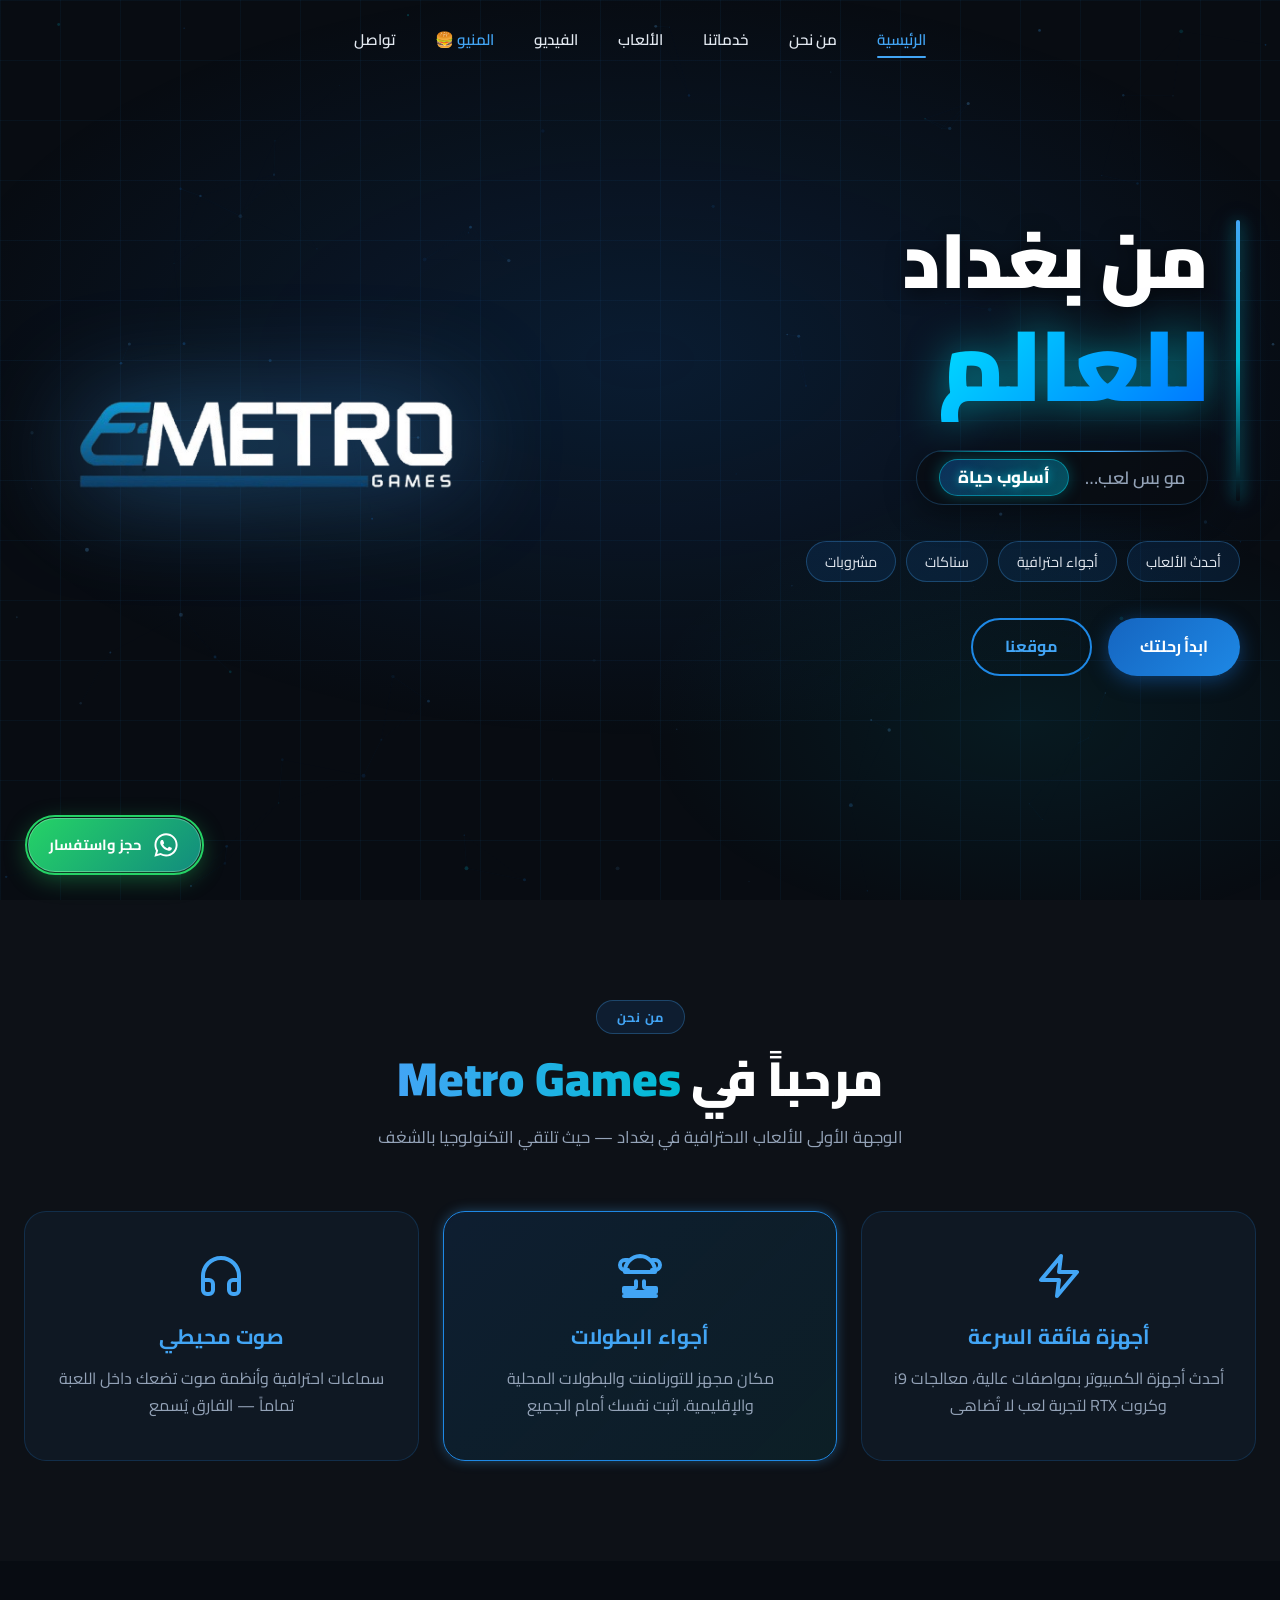
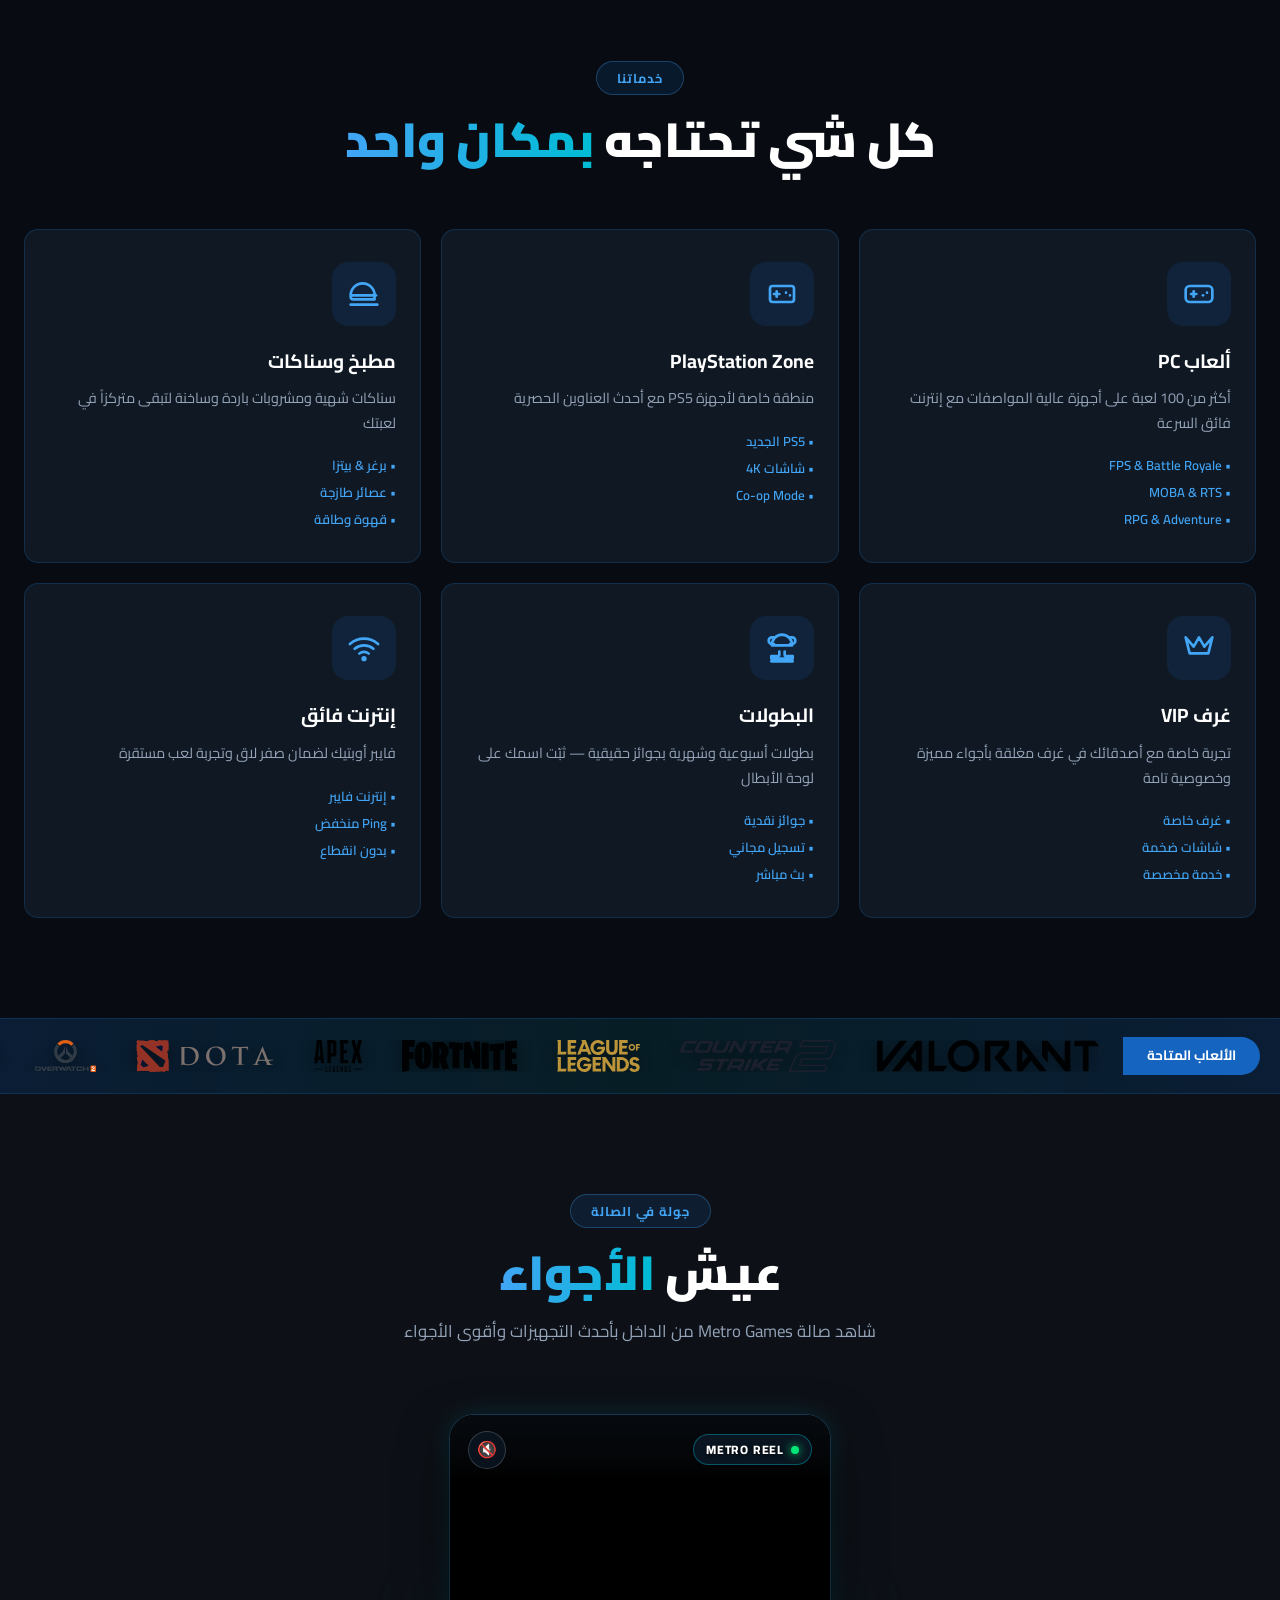
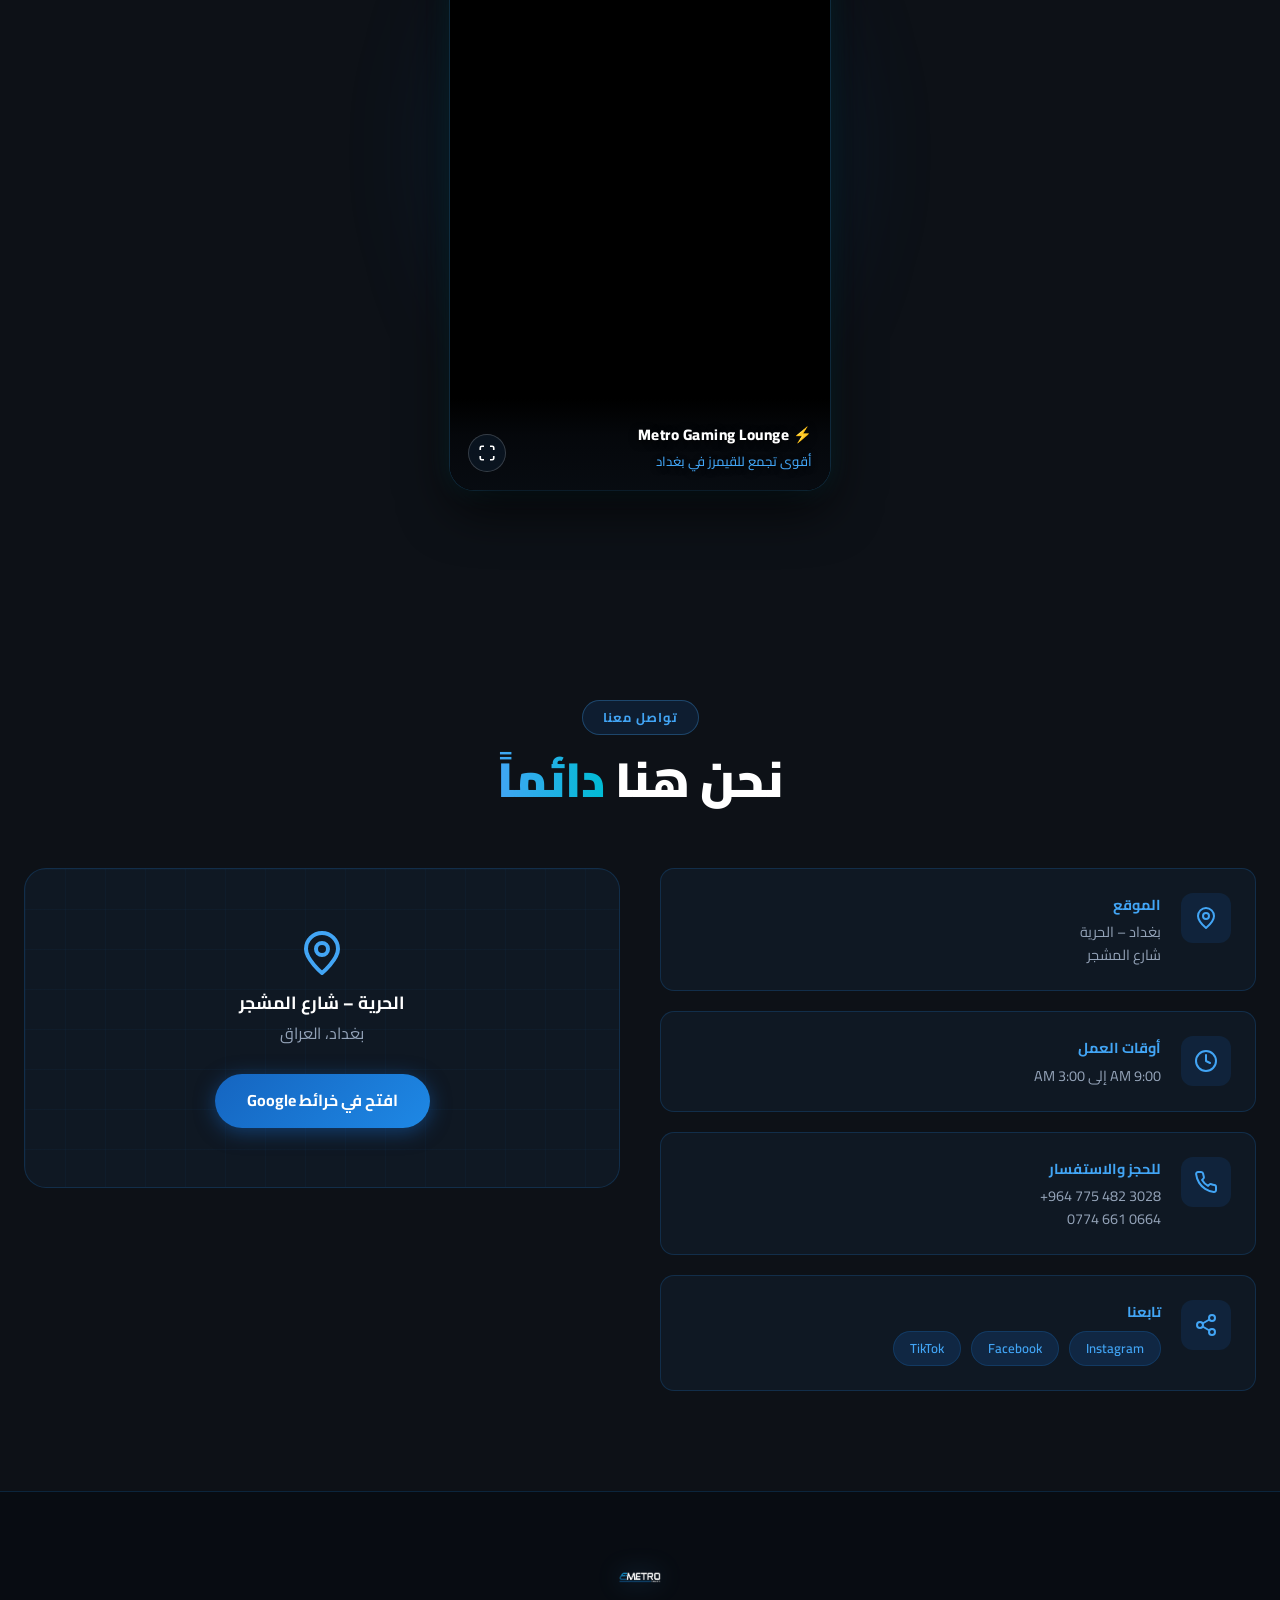
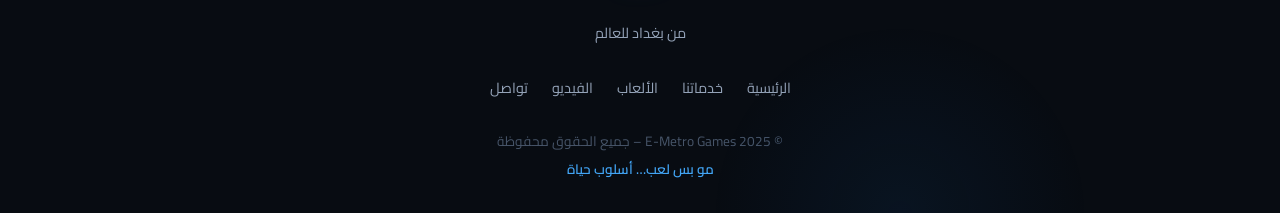
<file: index.html>
<!DOCTYPE html>
<html lang="ar" dir="rtl">
<head>
  <meta charset="UTF-8" />
  <meta name="viewport" content="width=device-width, initial-scale=1.0" />
  <meta name="description" content="Metro Games – أفضل سايبر كافيه في بغداد. أحدث الألعاب، أجواء احترافية، سناكات ومشروبات. الحرية – شارع المشجر." />
  <title>Metro Games | من بغداد للعالم 🌍</title>
  <meta name="theme-color" content="#080c12" />
  <link rel="preconnect" href="https://fonts.googleapis.com" />
  <link rel="preconnect" href="https://fonts.gstatic.com" crossorigin />
  <link href="https://fonts.googleapis.com/css2?family=Outfit:wght@300;400;600;700;900&family=Cairo:wght@300;400;600;700;900&display=swap" rel="stylesheet" />
  <link rel="stylesheet" href="style.css" />
  <link rel="icon" href="logo.png" type="image/png" />
</head>
<body>

  <!-- ======= PARTICLES BG ======= -->
  <canvas id="particleCanvas"></canvas>

  <!-- ======= NAVBAR ======= -->
  <nav class="navbar" id="navbar">
    <div class="nav-container">
      <ul class="nav-links" id="navLinks">
        <li class="drawer-header-brand">
          <img src="logo.png" alt="Metro Games" class="drawer-logo" />
          <span class="drawer-title">Metro Games</span>
        </li>
        <li><a href="#home" class="nav-link active">الرئيسية</a></li>
        <li><a href="#about" class="nav-link">من نحن</a></li>
        <li><a href="#services" class="nav-link">خدماتنا</a></li>
        <li><a href="#games" class="nav-link">الألعاب</a></li>
        <li><a href="#showcase" class="nav-link">الفيديو</a></li>
        <li><a href="menu.html" class="nav-link" id="nav-menu-link" style="color:var(--blue-light);">المنيو 🍔</a></li>
        <li><a href="#contact" class="nav-link">تواصل</a></li>
      </ul>
      <button class="burger" id="burger" aria-label="Toggle Menu">
        <span></span><span></span><span></span>
      </button>
    </div>
  </nav>

  <!-- ======= NAV BACKDROP OVERLAY ======= -->
  <div class="nav-overlay" id="navOverlay"></div>

  <!-- ======= HERO ======= -->
  <section class="hero" id="home">
    <div class="hero-bg-overlay"></div>
    <div class="hero-grid-lines"></div>
    <div class="hero-container">
      <!-- Right Column: Content -->
      <div class="hero-content-right">
        <div class="hero-brand-card">
          <h1 class="hero-main-title">
            <span class="title-top">من بغداد</span>
            <span class="title-bottom">للعالم</span>
          </h1>
          <div class="hero-cyber-tagline">
            <span class="tagline-text">مو بس لعب…</span>
            <span class="tagline-badge">أسلوب حياة</span>
          </div>
        </div>
        <div class="hero-tags">
          <span class="tag">أحدث الألعاب</span>
          <span class="tag">أجواء احترافية</span>
          <span class="tag">سناكات</span>
          <span class="tag">مشروبات</span>
        </div>
        <div class="hero-btns">
          <a href="#services" class="btn btn-primary" id="hero-cta">ابدأ رحلتك</a>
          <a href="#contact" class="btn btn-outline">موقعنا</a>
        </div>
      </div>

      <!-- Left Column: Logo -->
      <div class="hero-logo-left">
        <img src="logo.png" alt="E-Metro Games" class="hero-logo-large" />
      </div>
    </div>
  </section>

  <!-- ======= ABOUT ======= -->
  <section class="section about" id="about">
    <div class="section-container">
      <div class="section-header">
        <span class="section-label">من نحن</span>
        <h2 class="section-title">مرحباً في <span class="highlight-blue">Metro Games</span></h2>
        <p class="section-desc">الوجهة الأولى للألعاب الاحترافية في بغداد — حيث تلتقي التكنولوجيا بالشغف</p>
      </div>
      <div class="about-grid">
        <div class="about-card">
          <div class="about-icon">
            <svg xmlns="http://www.w3.org/2000/svg" width="48" height="48" viewBox="0 0 24 24" fill="none" stroke="currentColor" stroke-width="2" stroke-linecap="round" stroke-linejoin="round"><polygon points="13 2 3 14 12 14 11 22 21 10 12 10 13 2"/></svg>
          </div>
          <h3>أجهزة فائقة السرعة</h3>
          <p>أحدث أجهزة الكمبيوتر بمواصفات عالية، معالجات i9 وكروت RTX لتجربة لعب لا تُضاهى</p>
        </div>
        <div class="about-card featured">
          <div class="about-icon">
            <svg xmlns="http://www.w3.org/2000/svg" width="48" height="48" viewBox="0 0 24 24" fill="none" stroke="currentColor" stroke-width="2" stroke-linecap="round" stroke-linejoin="round"><path d="M6 9H4.5a2.5 2.5 0 0 1 0-5H6"/><path d="M18 9h1.5a2.5 2.5 0 0 0 0-5H18"/><path d="M4 22h16"/><path d="M10 14.66V17c0 .55-.45 1-1 1H4v2h16v-2h-5c-.55 0-1-.45-1-1v-2.34"/><path d="M12 2a7.7 7.7 0 0 1 7.54 8H4.46A7.7 7.7 0 0 1 12 2z"/></svg>
          </div>
          <h3>أجواء البطولات</h3>
          <p>مكان مجهز للتورنامنت والبطولات المحلية والإقليمية. اثبت نفسك أمام الجميع</p>
        </div>
        <div class="about-card">
          <div class="about-icon">
            <svg xmlns="http://www.w3.org/2000/svg" width="48" height="48" viewBox="0 0 24 24" fill="none" stroke="currentColor" stroke-width="2" stroke-linecap="round" stroke-linejoin="round"><path d="M3 18v-6a9 9 0 0 1 18 0v6"/><path d="M21 19a2 2 0 0 1-2 2h-1a2 2 0 0 1-2-2v-3a2 2 0 0 1 2-2h3zM3 19a2 2 0 0 0 2 2h1a2 2 0 0 0 2-2v-3a2 2 0 0 0-2-2H3z"/></svg>
          </div>
          <h3>صوت محيطي</h3>
          <p>سماعات احترافية وأنظمة صوت تضعك داخل اللعبة تماماً — الفارق يُسمع</p>
        </div>
      </div>
    </div>
  </section>

  <!-- ======= SERVICES ======= -->
  <section class="section services" id="services">
    <div class="section-container">
      <div class="section-header">
        <span class="section-label">خدماتنا</span>
        <h2 class="section-title">كل شي تحتاجه <span class="highlight-blue">بمكان واحد</span></h2>
      </div>
      <div class="services-grid">
        <div class="service-card" id="srv-gaming">
          <div class="service-icon-wrap">
            <span class="service-icon">
              <svg xmlns="http://www.w3.org/2000/svg" width="32" height="32" viewBox="0 0 24 24" fill="none" stroke="currentColor" stroke-width="2" stroke-linecap="round" stroke-linejoin="round"><line x1="6" y1="12" x2="10" y2="12"/><line x1="8" y1="10" x2="8" y2="14"/><line x1="15" y1="13" x2="15.01" y2="13"/><line x1="18" y1="11" x2="18.01" y2="11"/><rect x="2" y="6" width="20" height="12" rx="3" ry="3"/></svg>
            </span>
          </div>
          <h3>ألعاب PC</h3>
          <p>أكثر من 100 لعبة على أجهزة عالية المواصفات مع إنترنت فائق السرعة</p>
          <div class="service-feature-list">
            <span>• FPS & Battle Royale</span>
            <span>• MOBA & RTS</span>
            <span>• RPG & Adventure</span>
          </div>
        </div>
        <div class="service-card" id="srv-ps">
          <div class="service-icon-wrap">
            <span class="service-icon">
              <svg xmlns="http://www.w3.org/2000/svg" width="32" height="32" viewBox="0 0 24 24" fill="none" stroke="currentColor" stroke-width="2" stroke-linecap="round" stroke-linejoin="round"><path d="M21 16V8a2 2 0 0 0-2-2H5a2 2 0 0 0-2 2v8a2 2 0 0 0 2 2h14a2 2 0 0 0 2-2z"/><path d="M6 12h4M8 10v4M15 11h.01M18 13h.01"/></svg>
            </span>
          </div>
          <h3>PlayStation Zone</h3>
          <p>منطقة خاصة لأجهزة PS5 مع أحدث العناوين الحصرية</p>
          <div class="service-feature-list">
            <span>• PS5 الجديد</span>
            <span>• شاشات 4K</span>
            <span>• Co-op Mode</span>
          </div>
        </div>
        <div class="service-card" id="srv-food">
          <div class="service-icon-wrap">
            <span class="service-icon">
              <svg xmlns="http://www.w3.org/2000/svg" width="32" height="32" viewBox="0 0 24 24" fill="none" stroke="currentColor" stroke-width="2" stroke-linecap="round" stroke-linejoin="round"><path d="M2 20h20"/><path d="M20 16H4c-1.1 0-2-.9-2-2v-1c0-4.97 4.03-9 9-9s9 4.03 9 9v1c0 1.1-.9 2-2 2z"/><path d="M3 13h18"/></svg>
            </span>
          </div>
          <h3>مطبخ وسناكات</h3>
          <p>سناكات شهية ومشروبات باردة وساخنة لتبقى متركزاً في لعبتك</p>
          <div class="service-feature-list">
            <span>• برغر & بيتزا</span>
            <span>• عصائر طازجة</span>
            <span>• قهوة وطاقة</span>
          </div>
        </div>
        <div class="service-card" id="srv-vip">
          <div class="service-icon-wrap">
            <span class="service-icon">
              <svg xmlns="http://www.w3.org/2000/svg" width="32" height="32" viewBox="0 0 24 24" fill="none" stroke="currentColor" stroke-width="2" stroke-linecap="round" stroke-linejoin="round"><path d="M2 4l3 12h14l3-12-6 7-4-7-4 7-6-7z"/></svg>
            </span>
          </div>
          <h3>غرف VIP</h3>
          <p>تجربة خاصة مع أصدقائك في غرف مغلقة بأجواء مميزة وخصوصية تامة</p>
          <div class="service-feature-list">
            <span>• غرف خاصة</span>
            <span>• شاشات ضخمة</span>
            <span>• خدمة مخصصة</span>
          </div>
        </div>
        <div class="service-card" id="srv-tournament">
          <div class="service-icon-wrap">
            <span class="service-icon">
              <svg xmlns="http://www.w3.org/2000/svg" width="32" height="32" viewBox="0 0 24 24" fill="none" stroke="currentColor" stroke-width="2" stroke-linecap="round" stroke-linejoin="round"><path d="M6 9H4.5a2.5 2.5 0 0 1 0-5H6"/><path d="M18 9h1.5a2.5 2.5 0 0 0 0-5H18"/><path d="M4 22h16"/><path d="M10 14.66V17c0 .55-.45 1-1 1H4v2h16v-2h-5c-.55 0-1-.45-1-1v-2.34"/><path d="M12 2a7.7 7.7 0 0 1 7.54 8H4.46A7.7 7.7 0 0 1 12 2z"/></svg>
            </span>
          </div>
          <h3>البطولات</h3>
          <p>بطولات أسبوعية وشهرية بجوائز حقيقية — ثبّت اسمك على لوحة الأبطال</p>
          <div class="service-feature-list">
            <span>• جوائز نقدية</span>
            <span>• تسجيل مجاني</span>
            <span>• بث مباشر</span>
          </div>
        </div>
        <div class="service-card" id="srv-wifi">
          <div class="service-icon-wrap">
            <span class="service-icon">
              <svg xmlns="http://www.w3.org/2000/svg" width="32" height="32" viewBox="0 0 24 24" fill="none" stroke="currentColor" stroke-width="2" stroke-linecap="round" stroke-linejoin="round"><path d="M5 12.55a11 11 0 0 1 14.08 0"/><path d="M1.42 9a16 16 0 0 1 21.16 0"/><path d="M8.53 16.11a6 6 0 0 1 6.95 0"/><circle cx="12" cy="20" r="1"/></svg>
            </span>
          </div>
          <h3>إنترنت فائق</h3>
          <p>فايبر أوبتيك لضمان صفر لاق وتجربة لعب مستقرة</p>
          <div class="service-feature-list">
            <span>• إنترنت فايبر</span>
            <span>• Ping منخفض</span>
            <span>• بدون انقطاع</span>
          </div>
        </div>
      </div>
    </div>
  </section>

  <!-- ======= GAMES TICKER ======= -->
  <section class="games-ticker" id="games">
    <div class="ticker-label">الألعاب المتاحة</div>
    <div class="ticker-track">
      <div class="ticker-inner">
        <img src="games/valorant.svg" alt="Valorant" />
        <img src="games/cs2.svg" alt="CS2" />
        <img src="games/lol.svg" alt="League of Legends" />
        <img src="games/fortnite.svg" alt="Fortnite" />
        <img src="games/apex.svg" alt="Apex Legends" />
        <img src="games/dota2.svg" alt="Dota 2" />
        <img src="games/overwatch2.svg" alt="Overwatch 2" />
        <img src="games/gtav.svg" alt="GTA V" />
        <img src="games/fc.svg" alt="EA Sports FC" />
        <img src="games/playstation.svg" alt="PlayStation" />
        
        <!-- Duplicate for seamless loop -->
        <img src="games/valorant.svg" alt="Valorant" />
        <img src="games/cs2.svg" alt="CS2" />
        <img src="games/lol.svg" alt="League of Legends" />
        <img src="games/fortnite.svg" alt="Fortnite" />
        <img src="games/apex.svg" alt="Apex Legends" />
        <img src="games/dota2.svg" alt="Dota 2" />
        <img src="games/overwatch2.svg" alt="Overwatch 2" />
        <img src="games/gtav.svg" alt="GTA V" />
        <img src="games/fc.svg" alt="EA Sports FC" />
        <img src="games/playstation.svg" alt="PlayStation" />
      </div>
    </div>
  </section>

  <!-- ======= VIDEO SHOWCASE ======= -->
  <section class="section showcase" id="showcase">
    <div class="section-container">
      <div class="section-header">
        <span class="section-label">جولة في الصالة</span>
        <h2 class="section-title">عيش <span class="highlight-blue">الأجواء</span></h2>
        <p class="section-desc">شاهد صالة Metro Games من الداخل بأحدث التجهيزات وأقوى الأجواء</p>
      </div>

      <div class="video-showcase-wrapper">
        <!-- Ambient Backlight -->
        <div class="video-ambient-glow" aria-hidden="true"></div>

        <div class="video-card-frame" id="videoCardFrame">
          <video
            id="metroShowcaseVideo"
            class="showcase-video"
            data-src="showw.mp4"
            playsinline
            muted
            loop
            preload="none"
            aria-label="فيديو صالة Metro Games"
          ></video>

          <!-- Top Overlay Bar -->
          <div class="video-top-bar">
            <span class="video-live-badge">
              <span class="badge-dot"></span>
              METRO REEL
            </span>
            <button id="videoSoundBtn" class="video-glass-btn sound-btn" aria-label="كتم أو تشغيل الصوت" title="تشغيل / كتم الصوت">
              <span class="sound-icon-muted">🔇</span>
              <span class="sound-icon-unmuted" style="display:none;">🔊</span>
            </button>
          </div>

          <!-- Center Play/Pause Indicator Animation -->
          <div class="video-center-indicator" id="videoPlayIndicator" aria-hidden="true">
            <div class="play-state-circle">
              <svg class="play-icon" viewBox="0 0 24 24" fill="currentColor">
                <path d="M8 5v14l11-7z"/>
              </svg>
              <svg class="pause-icon" viewBox="0 0 24 24" fill="currentColor" style="display:none;">
                <path d="M6 19h4V5H6v14zm8-14v14h4V5h-4z"/>
              </svg>
            </div>
          </div>

          <!-- Bottom Caption Overlay -->
          <div class="video-bottom-bar">
            <div class="video-info">
              <span class="video-brand">⚡ Metro Gaming Lounge</span>
              <p class="video-tagline">أقوى تجمع للقيمرز في بغداد</p>
            </div>
            <button id="videoFullscreenBtn" class="video-glass-btn" aria-label="ملء الشاشة" title="ملء الشاشة">
              <svg width="18" height="18" viewBox="0 0 24 24" fill="none" stroke="currentColor" stroke-width="2.2">
                <path d="M8 3H5a2 2 0 0 0-2 2v3m18 0V5a2 2 0 0 0-2-2h-3m0 18h3a2 2 0 0 0 2-2v-3M3 16v3a2 2 0 0 0 2 2h3"/>
              </svg>
            </button>
          </div>
        </div>
      </div>
    </div>
  </section>

  <!-- ======= CONTACT ======= -->
  <section class="section contact" id="contact">
    <div class="section-container">
      <div class="section-header">
        <span class="section-label">تواصل معنا</span>
        <h2 class="section-title">نحن هنا <span class="highlight-blue">دائماً</span></h2>
      </div>
      <div class="contact-grid">
        <div class="contact-info">
          <div class="contact-item" id="contact-location">
            <div class="contact-icon">
              <svg xmlns="http://www.w3.org/2000/svg" width="24" height="24" viewBox="0 0 24 24" fill="none" stroke="currentColor" stroke-width="2" stroke-linecap="round" stroke-linejoin="round"><path d="M12 2a8 8 0 0 0-8 8c0 5.25 8 12 8 12s8-6.75 8-12a8 8 0 0 0-8-8z"/><circle cx="12" cy="10" r="3"/></svg>
            </div>
            <div>
              <h4>الموقع</h4>
              <p>بغداد – الحرية<br />شارع المشجر</p>
            </div>
          </div>
          <div class="contact-item" id="contact-hours">
            <div class="contact-icon">
              <svg xmlns="http://www.w3.org/2000/svg" width="24" height="24" viewBox="0 0 24 24" fill="none" stroke="currentColor" stroke-width="2" stroke-linecap="round" stroke-linejoin="round"><circle cx="12" cy="12" r="10"/><polyline points="12 6 12 12 16 14"/></svg>
            </div>
            <div>
              <h4>أوقات العمل</h4>
              <p>9:00 AM إلى 3:00 AM</p>
            </div>
          </div>
          <div class="contact-item" id="contact-phone">
            <div class="contact-icon">
              <svg xmlns="http://www.w3.org/2000/svg" width="24" height="24" viewBox="0 0 24 24" fill="none" stroke="currentColor" stroke-width="2" stroke-linecap="round" stroke-linejoin="round"><path d="M22 16.92v3a2 2 0 0 1-2.18 2 19.79 19.79 0 0 1-8.63-3.07 19.5 19.5 0 0 1-6-6 19.79 19.79 0 0 1-3.07-8.67A2 2 0 0 1 4.11 2h3a2 2 0 0 1 2 1.72 12.84 12.84 0 0 0 .7 2.81 2 2 0 0 1-.45 2.11L8.09 9.91a16 16 0 0 0 6 6l1.27-1.27a2 2 0 0 1 2.11-.45 12.84 12.84 0 0 0 2.81.7A2 2 0 0 1 22 16.92z"/></svg>
            </div>
            <div>
              <h4>للحجز والاستفسار</h4>
              <p>
                <a href="tel:+9647754823028" style="color:inherit; text-decoration:none; direction: ltr; display: inline-block;">+964 775 482 3028</a>
                <br />
                <a href="tel:07746610664" style="color:inherit; text-decoration:none; direction: ltr; display: inline-block;">0774 661 0664</a>
              </p>
            </div>
          </div>
          <div class="contact-item" id="contact-social">
            <div class="contact-icon">
              <svg xmlns="http://www.w3.org/2000/svg" width="24" height="24" viewBox="0 0 24 24" fill="none" stroke="currentColor" stroke-width="2" stroke-linecap="round" stroke-linejoin="round"><circle cx="18" cy="5" r="3"/><circle cx="6" cy="12" r="3"/><circle cx="18" cy="19" r="3"/><line x1="8.59" y1="13.51" x2="15.42" y2="17.49"/><line x1="15.41" y1="6.51" x2="8.59" y2="10.49"/></svg>
            </div>
            <div>
              <h4>تابعنا</h4>
              <div class="social-links">
                <a href="https://www.instagram.com/metro_games1/" target="_blank" class="social-link" id="social-instagram">Instagram</a>
                <a href="https://www.facebook.com/profile.php?id=61567990913098&ref=PROFILE_EDIT_xav_ig_profile_page_web#" target="_blank" class="social-link" id="social-facebook">Facebook</a>
                <a href="https://www.tiktok.com/@metro.games76" target="_blank" class="social-link" id="social-tiktok">TikTok</a>
              </div>
            </div>
          </div>
        </div>
        <div class="contact-map" id="map-placeholder">
          <div class="map-inner">
            <div class="map-pin">
              <svg xmlns="http://www.w3.org/2000/svg" width="48" height="48" viewBox="0 0 24 24" fill="none" stroke="currentColor" stroke-width="2" stroke-linecap="round" stroke-linejoin="round"><path d="M12 2a8 8 0 0 0-8 8c0 5.25 8 12 8 12s8-6.75 8-12a8 8 0 0 0-8-8z"/><circle cx="12" cy="10" r="3"/></svg>
            </div>
            <p>الحرية – شارع المشجر</p>
            <p>بغداد، العراق</p>
            <a href="https://maps.app.goo.gl/KqS7Nry6FbzH56JeA" target="_blank" class="btn btn-primary map-btn" id="map-btn">افتح في خرائط Google</a>
          </div>
        </div>
      </div>
    </div>
  </section>

  <!-- ======= FOOTER ======= -->
  <footer class="footer">
    <div class="footer-container">
      <div class="footer-logo">
        <img src="logo.png" alt="E-Metro Games" />
        <p>من بغداد للعالم</p>
      </div>
      <div class="footer-links">
        <a href="#home">الرئيسية</a>
        <a href="#services">خدماتنا</a>
        <a href="#games">الألعاب</a>
        <a href="#showcase">الفيديو</a>
        <a href="#contact">تواصل</a>
      </div>
      <div class="footer-copy">
        <p>© 2025 E-Metro Games – جميع الحقوق محفوظة</p>
        <p class="footer-tagline">مو بس لعب… أسلوب حياة</p>
      </div>
    </div>
  </footer>

  <!-- ======= FLOATING WHATSAPP / BOOKING BUTTON ======= -->
  <a href="https://wa.me/9647754823028?text=%D9%85%D8%B1%D8%AD%D8%A8%D8%A7%D9%8B%20Metro%20Games%D8%8C%20%D8%A3%D9%88%D8%AF%20%D8%A7%D9%84%D8%AD%D8%AC%D8%B2%20%D8%A3%D9%88%20%D8%A7%D9%84%D8%A7%D8%B3%D8%AA%D9%81%D8%B3%D8%A7%D8%B1" target="_blank" rel="noopener" class="floating-fab" id="floatingFab" aria-label="حجز واستفسار واتساب">
    <span class="fab-pulse"></span>
    <svg xmlns="http://www.w3.org/2000/svg" width="28" height="28" viewBox="0 0 24 24" fill="currentColor">
      <path d="M12.04 2C6.58 2 2.13 6.45 2.13 11.91C2.13 13.66 2.59 15.36 3.45 16.86L2.05 22L7.3 20.62C8.75 21.41 10.38 21.83 12.04 21.83C17.5 21.83 21.95 17.38 21.95 11.92C21.95 9.27 20.92 6.78 19.05 4.91C17.18 3.03 14.69 2 12.04 2ZM12.05 20.15C10.57 20.15 9.12 19.76 7.85 19.01L7.55 18.83L4.43 19.65L5.26 16.61L5.06 16.29C4.24 14.99 3.8 13.47 3.8 11.91C3.8 7.37 7.5 3.67 12.05 3.67C14.25 3.67 16.31 4.53 17.87 6.09C19.42 7.65 20.28 9.72 20.28 11.92C20.28 16.46 16.58 20.15 12.05 20.15ZM16.57 14.39C16.32 14.26 15.1 13.66 14.87 13.58C14.65 13.5 14.48 13.46 14.32 13.71C14.15 13.96 13.68 14.51 13.53 14.68C13.39 14.84 13.25 14.87 13 14.74C12.75 14.62 11.95 14.36 11 13.51C10.26 12.85 9.76 12.04 9.61 11.79C9.47 11.54 9.6 11.41 9.72 11.28C9.83 11.17 9.97 10.99 10.1 10.84C10.23 10.69 10.27 10.58 10.35 10.42C10.43 10.25 10.39 10.11 10.33 9.98C10.27 9.86 9.77 8.63 9.57 8.12C9.37 7.63 9.16 7.7 9.01 7.69C8.87 7.68 8.7 7.68 8.54 7.68C8.37 7.68 8.1 7.74 7.87 7.99C7.65 8.24 7.02 8.83 7.02 10.03C7.02 11.23 7.9 12.38 8.02 12.55C8.14 12.72 9.75 15.2 12.22 16.27C12.81 16.52 13.26 16.67 13.62 16.78C14.21 16.97 14.75 16.94 15.18 16.88C15.65 16.81 16.64 16.28 16.84 15.71C17.05 15.13 17.05 14.64 16.99 14.54C16.93 14.43 16.78 14.37 16.57 14.39Z"/>
    </svg>
    <span class="fab-text">حجز واستفسار</span>
  </a>

  <!-- ======= MOBILE BOTTOM NAVIGATION BAR ======= -->
  <nav class="mobile-bottom-bar" id="mobileBottomBar" aria-label="Mobile Navigation">
    <a href="#home" class="mob-tab active" data-target="home">
      <svg class="mob-icon" viewBox="0 0 24 24" fill="none" stroke="currentColor" stroke-width="2"><path d="M3 9l9-7 9 7v11a2 2 0 0 1-2 2H5a2 2 0 0 1-2-2z"/><polyline points="9 22 9 12 15 12 15 22"/></svg>
      <span>الرئيسية</span>
    </a>
    <a href="#services" class="mob-tab" data-target="services">
      <svg class="mob-icon" viewBox="0 0 24 24" fill="none" stroke="currentColor" stroke-width="2"><rect x="2" y="6" width="20" height="12" rx="3"/><line x1="6" y1="12" x2="10" y2="12"/><line x1="8" y1="10" x2="8" y2="14"/><line x1="15" y1="13" x2="15.01" y2="13"/><line x1="18" y1="11" x2="18.01" y2="11"/></svg>
      <span>خدماتنا</span>
    </a>
    <a href="menu.html" class="mob-tab mob-tab-highlight" id="mob-menu-btn">
      <div class="mob-highlight-badge">
        <span class="mob-badge-icon">🍔</span>
      </div>
      <span>المنيو</span>
    </a>
    <a href="#showcase" class="mob-tab" data-target="showcase">
      <svg class="mob-icon" viewBox="0 0 24 24" fill="none" stroke="currentColor" stroke-width="2"><polygon points="23 7 16 12 23 17 23 7"></polygon><rect x="1" y="5" width="15" height="14" rx="2" ry="2"></rect></svg>
      <span>الفيديو</span>
    </a>
    <a href="#contact" class="mob-tab" data-target="contact">
      <svg class="mob-icon" viewBox="0 0 24 24" fill="none" stroke="currentColor" stroke-width="2"><path d="M21 10c0 7-9 13-9 13s-9-6-9-13a9 9 0 0 1 18 0z"/><circle cx="12" cy="10" r="3"/></svg>
      <span>الموقع</span>
    </a>
  </nav>

  <a href="#home" class="back-to-top" id="backToTop" aria-label="Back to top">↑</a>

  <script src="script.js"></script>
</body>
</html>
</file>
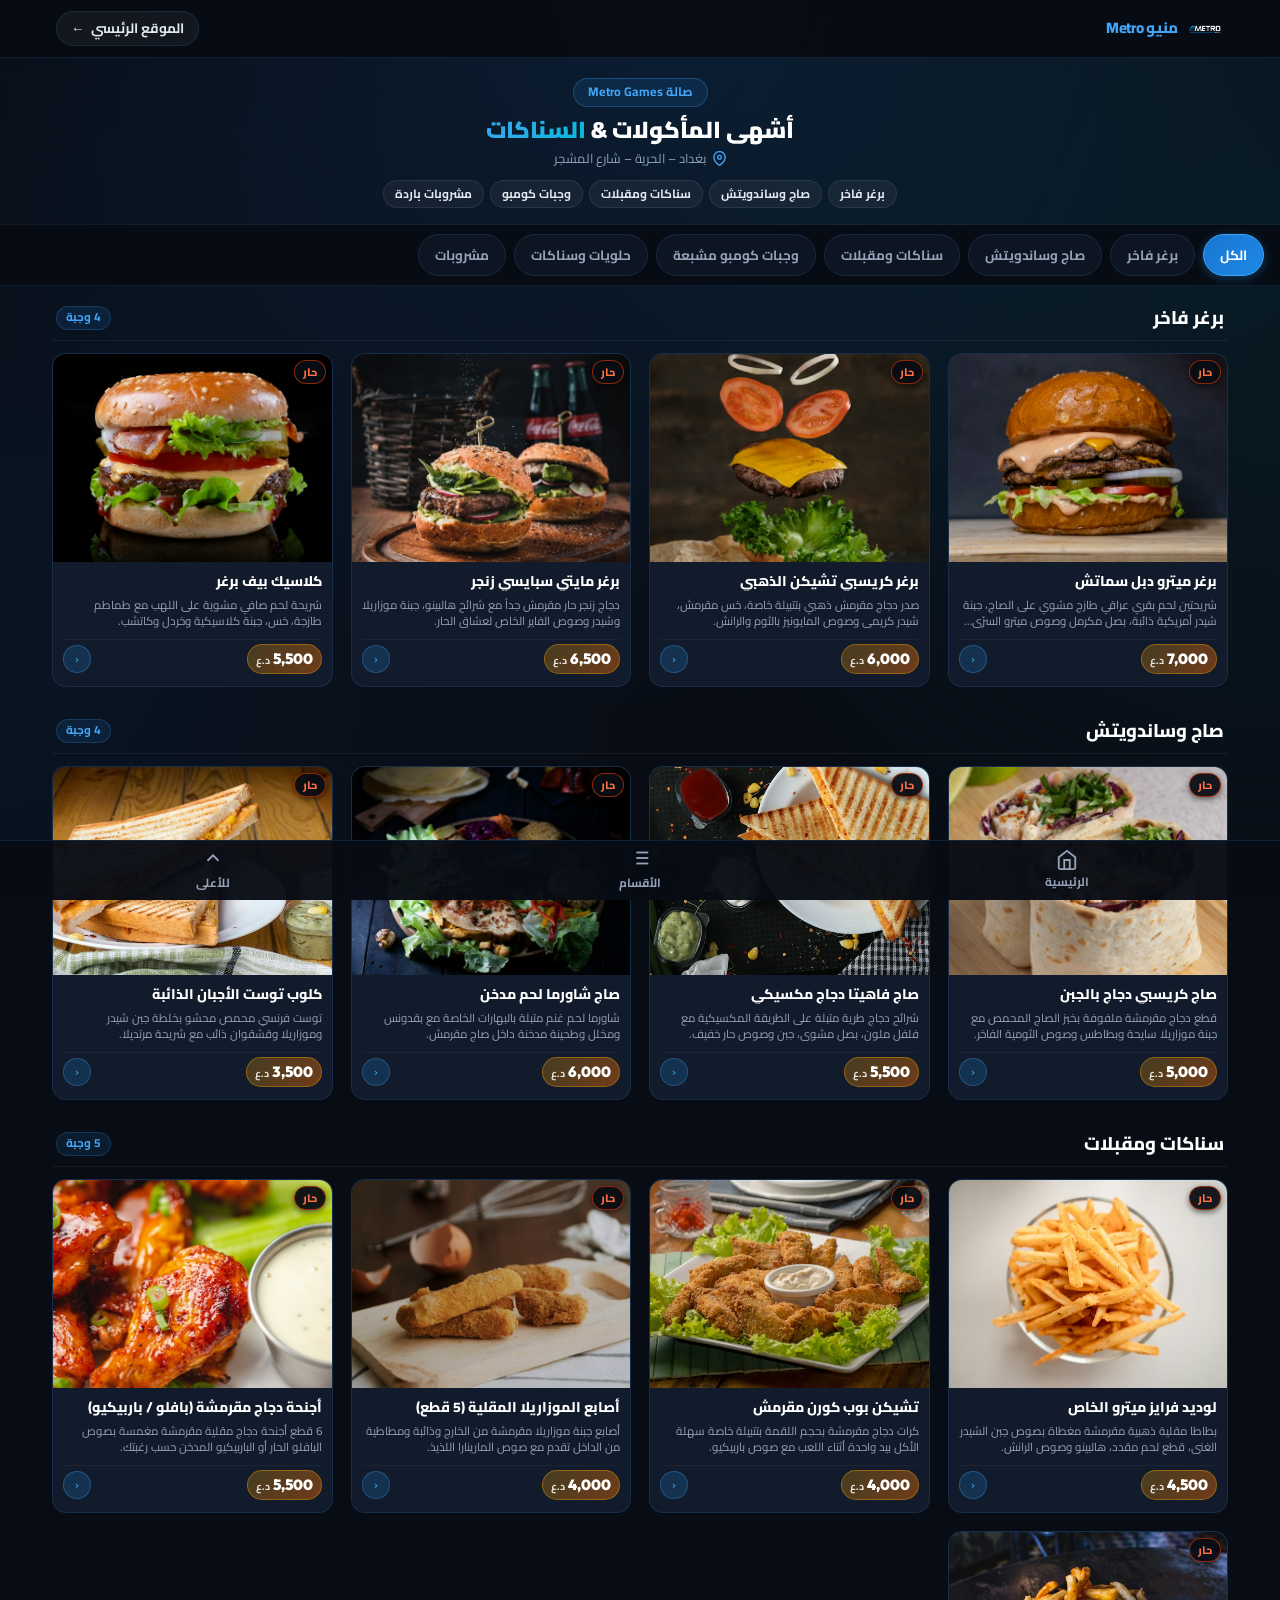
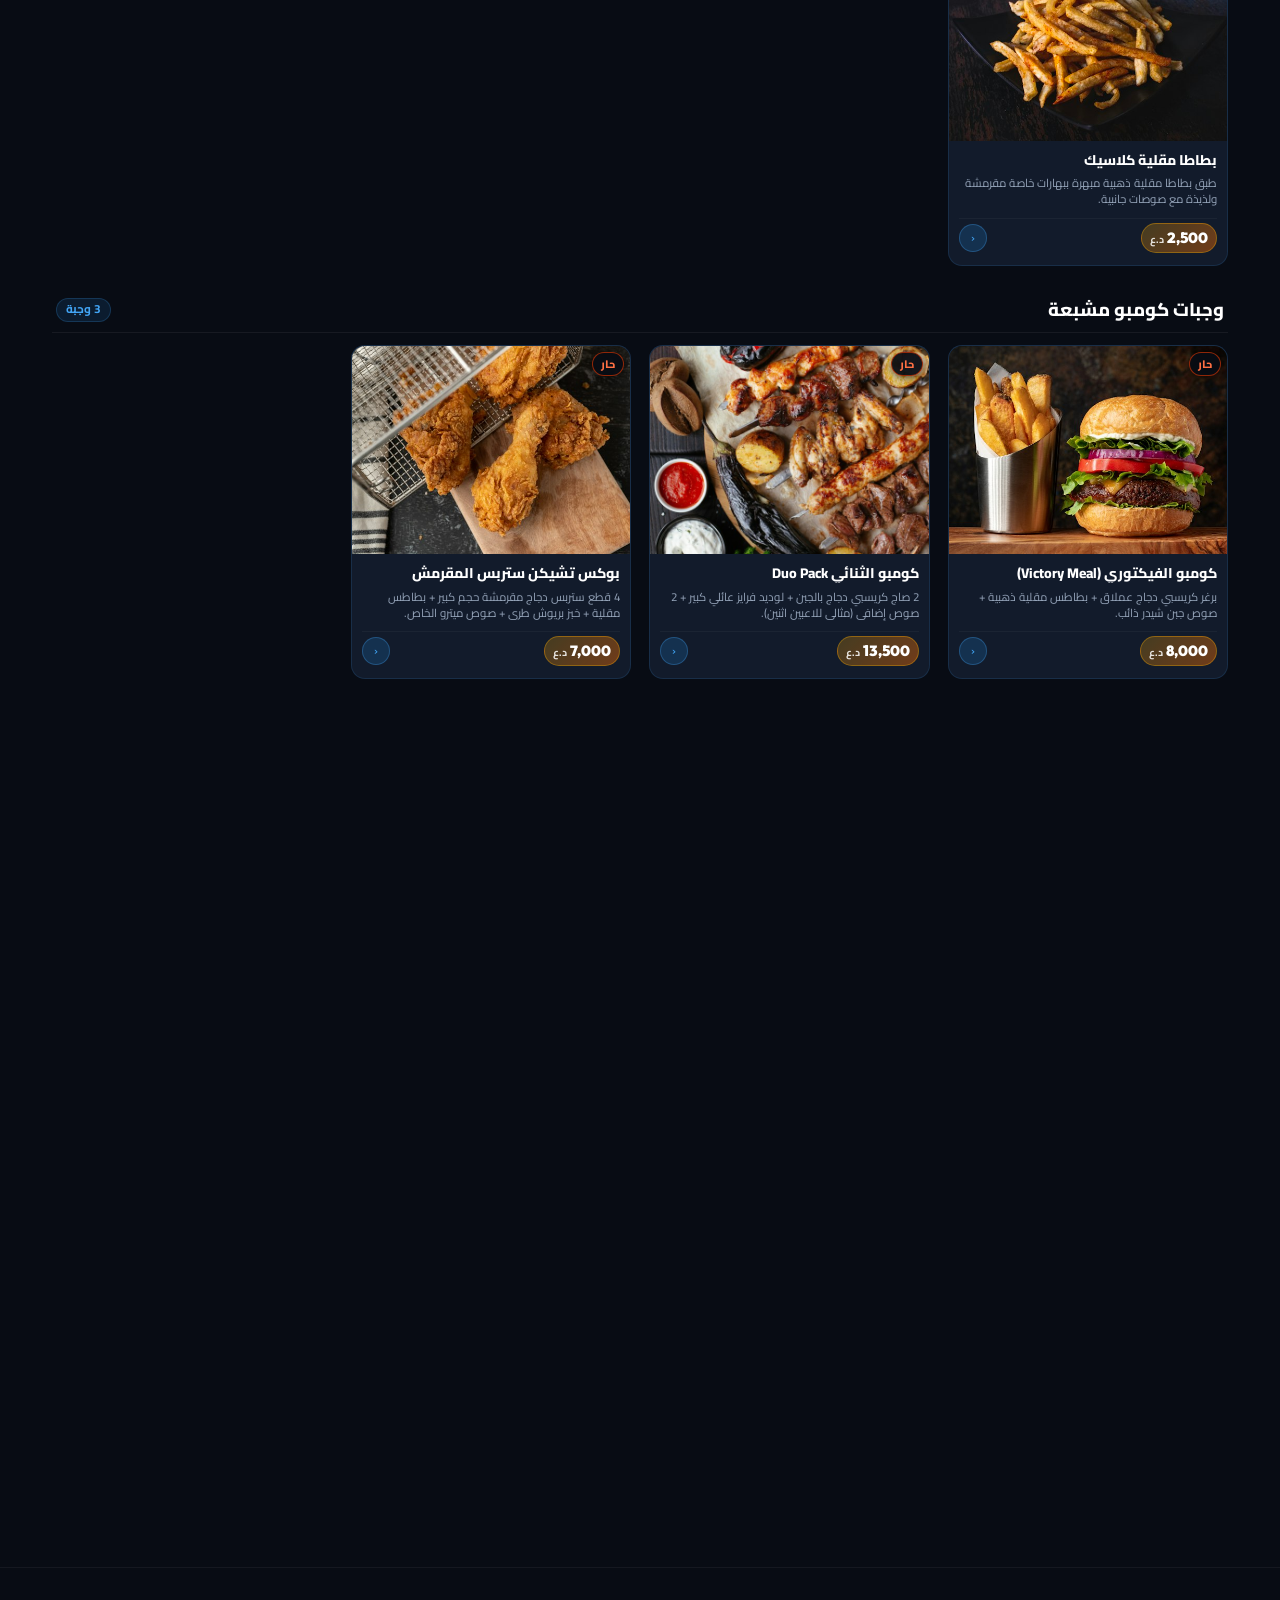
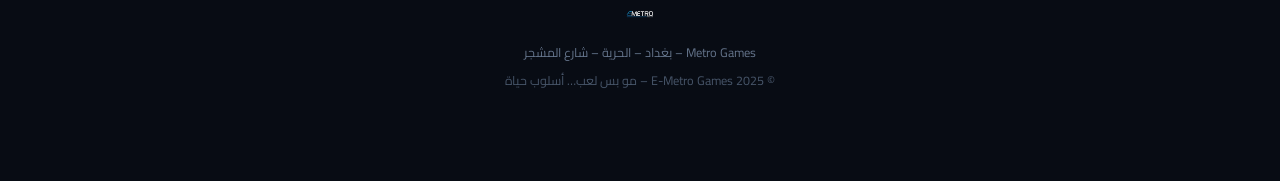
<file: menu.html>
<!DOCTYPE html>
<html lang="ar" dir="rtl">
<head>
  <meta charset="UTF-8" />
  <meta name="viewport" content="width=device-width, initial-scale=1.0, maximum-scale=5.0, viewport-fit=cover" />
  <meta name="description" content="منيو أكل Metro Games – أشهى البرغر والوجبات وصاج الدجاج والسناكات للقيمرز. بغداد – الحرية." />
  <title>منيو أكل Metro Games | قائمة الطعام والسناكات</title>
  <meta name="theme-color" content="#080c14" />
  <meta name="apple-mobile-web-app-status-bar-style" content="black-translucent" />
  <link rel="preconnect" href="https://fonts.googleapis.com" />
  <link rel="preconnect" href="https://fonts.gstatic.com" crossorigin />
  <link href="https://fonts.googleapis.com/css2?family=Cairo:wght@400;600;700;800;900&family=Outfit:wght@600;700;800;900&display=swap" rel="stylesheet" />
  <link rel="icon" href="logo.png" type="image/png" />
  <script src="menu-data.js"></script>

  <style>
    /* ==========================================================================
       RESET & HIGH-PERFORMANCE MOBILE FOUNDATION
       ========================================================================== */
    *, *::before, *::after {
      box-sizing: border-box;
      margin: 0;
      padding: 0;
      -webkit-tap-highlight-color: transparent;
    }

    :root {
      --bg-main:       #080c14;
      --bg-surface:    #0e1522;
      --bg-card:       #121b2b;
      --bg-card-hover: #162236;
      
      --blue-primary:  #1976d2;
      --blue-accent:   #2196f3;
      --blue-glow:     #42a5f5;
      --cyan:          #00bcd4;
      --amber:         #ffb300;
      --amber-glow:    rgba(255, 179, 0, 0.25);
      
      --text-white:    #ffffff;
      --text-gray-1:   #e2e8f0;
      --text-gray-2:   #94a3b8;
      --text-muted:    #64748b;
      
      --border-subtle: rgba(66, 165, 245, 0.14);
      --border-focus:  rgba(66, 165, 245, 0.45);
      
      --radius-sm:     8px;
      --radius-md:     14px;
      --radius-lg:     22px;
      --radius-full:   9999px;
      
      --font-ar:       'Cairo', -apple-system, BlinkMacSystemFont, 'Segoe UI', Roboto, sans-serif;
      --font-en:       'Outfit', sans-serif;
      
      --header-h:      58px;
      --tabs-h:        52px;
      --bottom-nav-h:  calc(60px + env(safe-area-inset-bottom, 0px));
    }

    html {
      scroll-behavior: smooth;
      -webkit-text-size-adjust: 100%;
      background-color: var(--bg-main);
    }

    body {
      font-family: var(--font-ar);
      background: var(--bg-main);
      color: var(--text-white);
      overflow-x: hidden;
      direction: rtl;
      line-height: 1.5;
      padding-bottom: var(--bottom-nav-h);
      -webkit-font-smoothing: antialiased;
      -moz-osx-font-smoothing: grayscale;
      background-image: 
        radial-gradient(circle at 50% 0%, rgba(25, 118, 210, 0.16) 0%, transparent 65%),
        radial-gradient(circle at 100% 30%, rgba(0, 188, 212, 0.08) 0%, transparent 50%),
        radial-gradient(circle at 0% 70%, rgba(25, 118, 210, 0.08) 0%, transparent 50%);
      background-attachment: fixed;
    }

    /* Scrollbar */
    ::-webkit-scrollbar { width: 4px; height: 4px; }
    ::-webkit-scrollbar-track { background: var(--bg-main); }
    ::-webkit-scrollbar-thumb { background: var(--blue-primary); border-radius: 99px; }

    button, a, input {
      touch-action: manipulation;
      font-family: inherit;
    }

    /* ==========================================================================
       TOP NAVBAR
       ========================================================================== */
    .navbar {
      position: sticky;
      top: 0;
      z-index: 100;
      height: var(--header-h);
      background: rgba(8, 12, 20, 0.94);
      border-bottom: 1px solid var(--border-subtle);
      transform: translateZ(0);
      will-change: transform;
    }

    .nav-inner {
      max-width: 1200px;
      height: 100%;
      margin: 0 auto;
      padding: 0 16px;
      display: flex;
      align-items: center;
      justify-content: space-between;
      gap: 12px;
    }

    .nav-back {
      display: inline-flex;
      align-items: center;
      gap: 6px;
      text-decoration: none;
      color: var(--text-gray-1);
      font-size: 0.85rem;
      font-weight: 700;
      padding: 6px 14px;
      border-radius: var(--radius-full);
      background: rgba(255, 255, 255, 0.05);
      border: 1px solid var(--border-subtle);
      transition: background 0.15s, border-color 0.15s;
    }

    .nav-back:active {
      transform: scale(0.96);
      background: rgba(33, 150, 243, 0.15);
    }

    .nav-brand {
      display: flex;
      align-items: center;
      gap: 8px;
      text-decoration: none;
      color: var(--text-white);
    }

    .nav-brand img {
      height: 38px;
      width: auto;
      object-fit: contain;
    }

    .nav-brand-title {
      font-size: 0.95rem;
      font-weight: 800;
      color: var(--blue-glow);
      letter-spacing: -0.3px;
    }

    /* ==========================================================================
       COMPACT MOBILE HERO SECTION
       ========================================================================== */
    .hero {
      position: relative;
      padding: 20px 16px 16px;
      text-align: center;
      border-bottom: 1px solid rgba(255, 255, 255, 0.04);
    }

    .hero-badge-top {
      display: inline-flex;
      align-items: center;
      gap: 6px;
      background: rgba(33, 150, 243, 0.12);
      border: 1px solid rgba(66, 165, 245, 0.28);
      padding: 4px 14px;
      border-radius: var(--radius-full);
      font-size: 0.78rem;
      font-weight: 700;
      color: var(--blue-glow);
      margin-bottom: 8px;
    }

    .hero-title {
      font-size: 1.45rem;
      font-weight: 900;
      line-height: 1.25;
      margin-bottom: 4px;
    }

    .hero-title .glow-text {
      background: linear-gradient(135deg, #42a5f5, #00bcd4);
      -webkit-background-clip: text;
      -webkit-text-fill-color: transparent;
    }

    .hero-address {
      font-size: 0.8rem;
      color: var(--text-gray-2);
      display: inline-flex;
      align-items: center;
      gap: 6px;
      margin-bottom: 12px;
    }

    .hero-address svg {
      color: var(--blue-glow);
      flex-shrink: 0;
    }

    .hero-tags {
      display: flex;
      justify-content: center;
      gap: 6px;
      flex-wrap: wrap;
    }

    .hero-tag {
      font-size: 0.75rem;
      font-weight: 700;
      padding: 4px 11px;
      border-radius: var(--radius-full);
      background: rgba(255, 255, 255, 0.05);
      border: 1px solid rgba(255, 255, 255, 0.08);
      color: var(--text-gray-1);
    }

    /* ==========================================================================
       STICKY CATEGORY TABS
       ========================================================================== */
    .tabs-wrapper {
      position: sticky;
      top: var(--header-h);
      z-index: 90;
      background: rgba(8, 12, 20, 0.96);
      border-bottom: 1px solid var(--border-subtle);
      transform: translateZ(0);
    }

    .tabs-scroll {
      display: flex;
      align-items: center;
      gap: 8px;
      padding: 9px 16px;
      overflow-x: auto;
      scrollbar-width: none;
      -webkit-overflow-scrolling: touch;
      scroll-snap-type: x proximity;
    }

    .tabs-scroll::-webkit-scrollbar {
      display: none;
    }

    .tab-btn {
      flex-shrink: 0;
      padding: 7px 16px;
      background: var(--bg-surface);
      border: 1px solid var(--border-subtle);
      border-radius: var(--radius-full);
      color: var(--text-gray-2);
      font-size: 0.84rem;
      font-weight: 700;
      cursor: pointer;
      white-space: nowrap;
      transition: background 0.15s, color 0.15s, border-color 0.15s;
      scroll-snap-align: start;
    }

    .tab-btn:active {
      transform: scale(0.96);
    }

    .tab-btn.active {
      background: linear-gradient(135deg, var(--blue-primary) 0%, #1e88e5 100%);
      color: #ffffff;
      border-color: var(--blue-glow);
      box-shadow: 0 2px 10px rgba(33, 150, 243, 0.35);
    }

    /* ==========================================================================
       MENU CONTENT & PERFORMANCE OPTIMIZED GRIDS
       ========================================================================== */
    .menu-main {
      max-width: 1200px;
      margin: 0 auto;
      padding: 18px 12px 32px;
    }

    .category-section {
      margin-bottom: 30px;
      scroll-margin-top: calc(var(--header-h) + var(--tabs-h) + 12px);
      content-visibility: auto;
      contain-intrinsic-size: 0 450px;
    }

    .category-header {
      display: flex;
      align-items: center;
      justify-content: space-between;
      margin-bottom: 12px;
      padding: 0 4px 8px;
      border-bottom: 1px solid rgba(255, 255, 255, 0.06);
    }

    .category-title {
      font-size: 1.15rem;
      font-weight: 800;
      color: var(--text-white);
      display: flex;
      align-items: center;
      gap: 6px;
    }

    .category-count {
      font-size: 0.74rem;
      font-weight: 700;
      color: var(--blue-glow);
      background: rgba(33, 150, 243, 0.12);
      padding: 2px 9px;
      border-radius: var(--radius-full);
      border: 1px solid rgba(66, 165, 245, 0.2);
    }

    /* 2-Columns on Mobile, 3-4 on Tablet/Desktop */
    .items-grid {
      display: grid;
      grid-template-columns: repeat(2, 1fr);
      gap: 10px;
    }

    @media (min-width: 768px) {
      .items-grid {
        grid-template-columns: repeat(3, 1fr);
        gap: 16px;
      }
    }

    @media (min-width: 1024px) {
      .items-grid {
        grid-template-columns: repeat(4, 1fr);
        gap: 18px;
      }
    }

    /* ==========================================================================
       MOBILE ITEM CARD
       ========================================================================== */
    .item-card {
      background: var(--bg-card);
      border: 1px solid var(--border-subtle);
      border-radius: var(--radius-md);
      overflow: hidden;
      display: flex;
      flex-direction: column;
      cursor: pointer;
      position: relative;
      transition: border-color 0.2s, transform 0.15s;
      transform: translateZ(0);
      user-select: none;
    }

    .item-card:active {
      transform: scale(0.97);
      border-color: var(--blue-accent);
    }

    .card-media {
      position: relative;
      width: 100%;
      aspect-ratio: 4 / 3;
      background: #0a0e18;
      overflow: hidden;
    }

    .card-img {
      width: 100%;
      height: 100%;
      object-fit: cover;
      display: block;
      transition: transform 0.25s ease;
    }

    .item-card:hover .card-img {
      transform: scale(1.05);
    }

    .card-fallback-img {
      width: 100%;
      height: 100%;
      display: flex;
      align-items: center;
      justify-content: center;
      background: linear-gradient(135deg, #0e1522 0%, #152438 100%);
      color: rgba(66, 165, 245, 0.4);
    }

    /* Badge on top right */
    .card-badges {
      position: absolute;
      top: 6px;
      right: 6px;
      display: flex;
      flex-direction: column;
      gap: 4px;
      z-index: 2;
      pointer-events: none;
    }

    .card-badge {
      font-size: 0.68rem;
      font-weight: 800;
      padding: 3px 8px;
      border-radius: var(--radius-full);
      background: rgba(8, 12, 20, 0.94);
      border: 1px solid rgba(255, 179, 0, 0.45);
      color: #ffca28;
      box-shadow: 0 2px 6px rgba(0, 0, 0, 0.6);
      white-space: nowrap;
    }

    .card-badge.badge-spicy {
      border-color: rgba(255, 61, 0, 0.55);
      color: #ff7043;
    }

    .card-badge.badge-cold {
      border-color: rgba(0, 229, 255, 0.55);
      color: #84ffff;
    }

    /* Card Info Body */
    .card-content {
      padding: 10px 10px 12px;
      display: flex;
      flex-direction: column;
      flex: 1;
      justify-content: space-between;
      gap: 6px;
    }

    .card-title {
      font-size: 0.88rem;
      font-weight: 800;
      color: var(--text-white);
      line-height: 1.3;
      display: -webkit-box;
      -webkit-line-clamp: 1;
      -webkit-box-orient: vertical;
      overflow: hidden;
    }

    .card-desc {
      font-size: 0.72rem;
      color: var(--text-gray-2);
      line-height: 1.4;
      display: -webkit-box;
      -webkit-line-clamp: 2;
      -webkit-box-orient: vertical;
      overflow: hidden;
      min-height: 2.8em;
    }

    .card-bottom {
      display: flex;
      align-items: center;
      justify-content: space-between;
      margin-top: 4px;
      padding-top: 4px;
      border-top: 1px solid rgba(255, 255, 255, 0.04);
    }

    .card-price {
      font-family: var(--font-en);
      font-size: 0.92rem;
      font-weight: 900;
      color: #ffffff;
      background: linear-gradient(135deg, rgba(255, 179, 0, 0.22) 0%, rgba(255, 111, 0, 0.4) 100%);
      border: 1px solid rgba(255, 179, 0, 0.35);
      padding: 3px 8px;
      border-radius: var(--radius-full);
      display: inline-flex;
      align-items: baseline;
      gap: 3px;
    }

    .card-price span {
      font-family: var(--font-ar);
      font-size: 0.65rem;
      font-weight: 700;
      color: rgba(255, 255, 255, 0.85);
    }

    .card-view-btn {
      width: 28px;
      height: 28px;
      border-radius: 50%;
      background: rgba(33, 150, 243, 0.18);
      border: 1px solid rgba(66, 165, 245, 0.3);
      color: var(--blue-glow);
      display: flex;
      align-items: center;
      justify-content: center;
      font-size: 0.8rem;
    }

    /* ==========================================================================
       NATIVE MOBILE BOTTOM-SHEET MODAL
       ========================================================================== */
    .modal-backdrop {
      position: fixed;
      inset: 0;
      z-index: 200;
      background: rgba(0, 0, 0, 0.78);
      display: flex;
      align-items: flex-end;
      justify-content: center;
      opacity: 0;
      pointer-events: none;
      transition: opacity 0.22s ease;
    }

    .modal-backdrop.open {
      opacity: 1;
      pointer-events: auto;
    }

    .modal-sheet {
      width: 100%;
      max-width: 500px;
      max-height: 86vh;
      background: #0d1420;
      border-radius: 20px 20px 0 0;
      border: 1px solid rgba(66, 165, 245, 0.25);
      border-bottom: none;
      display: flex;
      flex-direction: column;
      overflow: hidden;
      transform: translateY(100%);
      transition: transform 0.28s cubic-bezier(0.32, 0.72, 0, 1);
      box-shadow: 0 -10px 40px rgba(0, 0, 0, 0.8);
    }

    .modal-backdrop.open .modal-sheet {
      transform: translateY(0);
    }

    @media (min-width: 600px) {
      .modal-backdrop {
        align-items: center;
        padding: 20px;
      }
      .modal-sheet {
        border-radius: var(--radius-lg);
        border-bottom: 1px solid rgba(66, 165, 245, 0.25);
        max-height: 85vh;
        transform: scale(0.94);
      }
      .modal-backdrop.open .modal-sheet {
        transform: scale(1);
      }
    }

    .sheet-handle-bar {
      width: 44px;
      height: 4px;
      border-radius: 99px;
      background: rgba(255, 255, 255, 0.3);
      margin: 10px auto 4px;
    }

    .sheet-image-wrap {
      position: relative;
      width: 100%;
      aspect-ratio: 16 / 9;
      background: #06090e;
      overflow: hidden;
    }

    .sheet-img {
      width: 100%;
      height: 100%;
      object-fit: cover;
    }

    .sheet-img-gradient {
      position: absolute;
      inset: 0;
      background: linear-gradient(to top, #0d1420 0%, transparent 60%);
    }

    .sheet-close-btn {
      position: absolute;
      top: 12px;
      right: 12px;
      width: 34px;
      height: 34px;
      border-radius: 50%;
      background: rgba(0, 0, 0, 0.65);
      border: 1px solid rgba(255, 255, 255, 0.2);
      color: #ffffff;
      font-size: 1rem;
      display: flex;
      align-items: center;
      justify-content: center;
      cursor: pointer;
      z-index: 10;
    }

    .sheet-body {
      padding: 16px 20px 24px;
      overflow-y: auto;
      -webkit-overflow-scrolling: touch;
      display: flex;
      flex-direction: column;
      gap: 12px;
    }

    .sheet-header-row {
      display: flex;
      align-items: baseline;
      justify-content: space-between;
      gap: 12px;
    }

    .sheet-title {
      font-size: 1.25rem;
      font-weight: 900;
      color: #ffffff;
      line-height: 1.3;
    }

    .sheet-price {
      font-family: var(--font-en);
      font-size: 1.45rem;
      font-weight: 900;
      color: #ffb300;
      display: flex;
      align-items: baseline;
      gap: 4px;
      white-space: nowrap;
    }

    .sheet-price small {
      font-family: var(--font-ar);
      font-size: 0.8rem;
      font-weight: 700;
      color: var(--text-gray-2);
    }

    .sheet-badges {
      display: flex;
      flex-wrap: wrap;
      gap: 6px;
    }

    .sheet-badge {
      font-size: 0.78rem;
      font-weight: 800;
      padding: 4px 11px;
      border-radius: var(--radius-full);
      background: rgba(255, 179, 0, 0.12);
      border: 1px solid rgba(255, 179, 0, 0.4);
      color: #ffca28;
    }

    .sheet-badge.badge-spicy {
      background: rgba(255, 61, 0, 0.15);
      border-color: #ff5722;
      color: #ff8a80;
    }

    .sheet-badge.badge-cold {
      background: rgba(0, 188, 212, 0.15);
      border-color: #00e5ff;
      color: #84ffff;
    }

    .sheet-desc {
      font-size: 0.85rem;
      color: var(--text-gray-1);
      line-height: 1.6;
    }

    .sheet-actions {
      margin-top: 10px;
      display: flex;
      gap: 10px;
    }

    .sheet-dismiss-btn {
      width: 100%;
      padding: 12px;
      background: rgba(255, 255, 255, 0.08);
      border: 1px solid var(--border-subtle);
      border-radius: var(--radius-md);
      color: var(--text-white);
      font-weight: 800;
      font-size: 0.9rem;
      cursor: pointer;
    }

    /* ==========================================================================
       MOBILE BOTTOM NAVIGATION BAR
       ========================================================================== */
    .mobile-bottom-nav {
      position: fixed;
      bottom: 0;
      left: 0;
      right: 0;
      height: var(--bottom-nav-h);
      padding-bottom: env(safe-area-inset-bottom, 0px);
      background: rgba(8, 12, 20, 0.96);
      border-top: 1px solid var(--border-subtle);
      display: flex;
      align-items: center;
      justify-content: space-around;
      z-index: 100;
      transform: translateZ(0);
    }

    .bottom-tab {
      flex: 1;
      display: flex;
      flex-direction: column;
      align-items: center;
      justify-content: center;
      gap: 3px;
      text-decoration: none;
      color: var(--text-gray-2);
      font-size: 0.74rem;
      font-weight: 700;
      background: transparent;
      border: none;
      cursor: pointer;
      padding: 8px 0;
      transition: color 0.15s;
    }

    .bottom-tab:active {
      transform: scale(0.92);
      color: var(--blue-glow);
    }

    .bottom-icon {
      width: 22px;
      height: 22px;
    }

    /* Footer */
    .menu-footer {
      text-align: center;
      padding: 30px 16px;
      border-top: 1px solid rgba(255, 255, 255, 0.05);
      font-size: 0.78rem;
      color: var(--text-muted);
    }
    .menu-footer img {
      height: 32px;
      margin-bottom: 8px;
      opacity: 0.8;
    }

    /* Smallest screens (< 340px) */
    @media (max-width: 330px) {
      .items-grid {
        grid-template-columns: 1fr;
      }
    }
  </style>
</head>
<body>

  <header class="navbar">
    <div class="nav-inner">
      <a href="index.html" class="nav-brand">
        <img src="logo.png" alt="Metro Games" />
        <span class="nav-brand-title">منيو Metro</span>
      </a>

      <a href="index.html" class="nav-back">
        <span>الموقع الرئيسي</span>
        <span>←</span>
      </a>
    </div>
  </header>

  <!-- ================= COMPACT MOBILE HERO ================= -->
  <section class="hero">
    <div class="hero-badge-top">صالة Metro Games</div>
    <h1 class="hero-title">أشهى المأكولات & <span class="glow-text">السناكات</span></h1>
    <div class="hero-address" id="restaurantAddress">
      <svg width="15" height="15" viewBox="0 0 24 24" fill="none" stroke="currentColor" stroke-width="2.2"><path d="M21 10c0 7-9 13-9 13s-9-6-9-13a9 9 0 0 1 18 0z"/><circle cx="12" cy="10" r="3"/></svg>
      <span>بغداد – الحرية – شارع المشجر</span>
    </div>
    <div class="hero-tags">
      <span class="hero-tag">برغر فاخر</span>
      <span class="hero-tag">صاج وساندويتش</span>
      <span class="hero-tag">سناكات ومقبلات</span>
      <span class="hero-tag">وجبات كومبو</span>
      <span class="hero-tag">مشروبات باردة</span>
    </div>
  </section>

  <!-- ================= STICKY CATEGORY TABS ================= -->
  <nav class="tabs-wrapper" id="tabsWrapper">
    <div class="tabs-scroll" id="tabsContainer">
      <!-- Dynamic Category Tabs Injected Here -->
    </div>
  </nav>

  <!-- ================= MAIN MENU CONTENT ================= -->
  <main class="menu-main">
    <div id="menuSections"></div>
  </main>

  <!-- ================= NATIVE MOBILE BOTTOM SHEET MODAL ================= -->
  <div class="modal-backdrop" id="modalBackdrop">
    <div class="modal-sheet" id="modalSheet">
      <div class="sheet-handle-bar"></div>
      
      <div class="sheet-image-wrap">
        <button type="button" class="sheet-close-btn" id="modalCloseBtn" aria-label="إغلاق">✕</button>
        <div id="modalImageContainer"></div>
        <div class="sheet-img-gradient"></div>
      </div>

      <div class="sheet-body">
        <div class="sheet-header-row">
          <h2 class="sheet-title" id="modalTitle"></h2>
          <div class="sheet-price" id="modalPrice"></div>
        </div>

        <div class="sheet-badges" id="modalBadges"></div>
        <p class="sheet-desc" id="modalDesc"></p>

        <div class="sheet-actions">
          <button type="button" class="sheet-dismiss-btn" id="modalDismissBtn">إغلاق</button>
        </div>
      </div>
    </div>
  </div>

  <!-- ================= FOOTER ================= -->
  <footer class="menu-footer">
    <img src="logo.png" alt="Metro Games" />
    <p>Metro Games – بغداد – الحرية – شارع المشجر</p>
    <p style="margin-top: 10px; color:#475569;">© 2025 E-Metro Games – مو بس لعب… أسلوب حياة</p>
  </footer>

  <!-- ================= MOBILE BOTTOM NAVIGATION ================= -->
  <nav class="mobile-bottom-nav">
    <a href="index.html" class="bottom-tab">
      <svg class="bottom-icon" viewBox="0 0 24 24" fill="none" stroke="currentColor" stroke-width="2">
        <path d="M3 9l9-7 9 7v11a2 2 0 0 1-2 2H5a2 2 0 0 1-2-2z"/>
        <polyline points="9 22 9 12 15 12 15 22"/>
      </svg>
      <span>الرئيسية</span>
    </a>

    <button type="button" class="bottom-tab" id="btnBottomCats" onclick="goToCategories();">
      <svg class="bottom-icon" viewBox="0 0 24 24" fill="none" stroke="currentColor" stroke-width="2">
        <line x1="8" y1="6" x2="21" y2="6"/><line x1="8" y1="12" x2="21" y2="12"/><line x1="8" y1="18" x2="21" y2="18"/>
        <line x1="3" y1="6" x2="3.01" y2="6"/><line x1="3" y1="12" x2="3.01" y2="12"/><line x1="3" y1="18" x2="3.01" y2="18"/>
      </svg>
      <span>الأقسام</span>
    </button>

    <button type="button" class="bottom-tab" onclick="window.scrollTo({top:0, behavior:'smooth'});">
      <svg class="bottom-icon" viewBox="0 0 24 24" fill="none" stroke="currentColor" stroke-width="2">
        <polyline points="18 15 12 9 6 15"/>
      </svg>
      <span>للأعلى</span>
    </button>
  </nav>

  <!-- ================= ZERO-LAG MOBILE JAVASCRIPT ================= -->
  <script>
  (function() {
    'use strict';

    // State
    let categories = [];

    // Elements
    const tabsContainer = document.getElementById('tabsContainer');
    const menuSections = document.getElementById('menuSections');
    
    // Modal Elements
    const modalBackdrop = document.getElementById('modalBackdrop');
    const modalImageContainer = document.getElementById('modalImageContainer');
    const modalTitle = document.getElementById('modalTitle');
    const modalPrice = document.getElementById('modalPrice');
    const modalBadges = document.getElementById('modalBadges');
    const modalDesc = document.getElementById('modalDesc');
    const modalCloseBtn = document.getElementById('modalCloseBtn');
    const modalDismissBtn = document.getElementById('modalDismissBtn');

    // Number formatter for Iraqi Dinar
    function formatIQD(num) {
      return Number(num).toLocaleString('en-US');
    }

    // Badge Extractor (Clean Text, No Emoji Clutter)
    function extractBadges(item) {
      const list = [];
      if (item.type) {
        const t = String(item.type).trim();
        if (t === 'حار' || t === 'ساخن') list.push({ text: 'حار', cls: 'badge-spicy' });
        else if (t === 'بارد' || t === 'مثلج') list.push({ text: 'بارد', cls: 'badge-cold' });
      }

      const raw = item.badges || item.badge || item.tags;
      if (raw) {
        const arr = Array.isArray(raw) ? raw : String(raw).split(/[,،\n]+/);
        arr.forEach(b => {
          if (!b) return;
          // Strip emoji characters from badge text if any remain
          const str = String(b).replace(/[\p{Emoji_Presentation}\p{Extended_Pictographic}]/gu, '').trim();
          if (!str) return;
          let cls = '';
          const lower = str.toLowerCase();
          if (lower.includes('حار') || lower.includes('سبايسي') || lower.includes('نار')) cls = 'badge-spicy';
          else if (lower.includes('بارد') || lower.includes('ثلج')) cls = 'badge-cold';
          list.push({ text: str, cls });
        });
      }

      // Deduplicate
      const seen = new Set();
      return list.filter(b => {
        if (seen.has(b.text)) return false;
        seen.add(b.text);
        return true;
      });
    }

    // Render Tabs
    function renderTabs() {
      tabsContainer.innerHTML = '';

      // All Tab
      const allBtn = document.createElement('button');
      allBtn.type = 'button';
      allBtn.className = 'tab-btn active';
      allBtn.textContent = 'الكل';
      allBtn.dataset.catId = 'all';
      allBtn.onclick = () => selectCategory('all');
      tabsContainer.appendChild(allBtn);

      categories.forEach(cat => {
        const btn = document.createElement('button');
        btn.type = 'button';
        btn.className = 'tab-btn';
        // Clean emoji from category name if any
        btn.textContent = (cat.name || '').replace(/[\p{Emoji_Presentation}\p{Extended_Pictographic}]/gu, '').trim();
        btn.dataset.catId = cat.id;
        btn.onclick = () => selectCategory(cat.id);
        tabsContainer.appendChild(btn);
      });
    }

    // Render All Sections & Cards
    function renderMenu() {
      menuSections.innerHTML = '';
      const frag = document.createDocumentFragment();

      const fallbackSvg = `
        <div class="card-fallback-img">
          <svg width="38" height="38" viewBox="0 0 24 24" fill="none" stroke="currentColor" stroke-width="1.6">
            <path d="M18 2v20M2 2v6a4 4 0 0 0 4 4h0a4 4 0 0 0 4-4V2M6 12v10"/>
          </svg>
        </div>
      `;

      categories.forEach(cat => {
        const items = cat.items || [];
        if (items.length === 0) return;

        const section = document.createElement('section');
        section.className = 'category-section';
        section.id = 'sec-' + cat.id;
        section.dataset.catId = cat.id;

        const cleanCatName = (cat.name || '').replace(/[\p{Emoji_Presentation}\p{Extended_Pictographic}]/gu, '').trim();

        const header = document.createElement('div');
        header.className = 'category-header';
        header.innerHTML = `
          <h2 class="category-title">${cleanCatName}</h2>
          <span class="category-count">${items.length} وجبة</span>
        `;
        section.appendChild(header);

        const grid = document.createElement('div');
        grid.className = 'items-grid';

        items.forEach(item => {
          const card = document.createElement('article');
          card.className = 'item-card';

          const badges = extractBadges(item);
          const topBadge = badges.length > 0 ? badges[0] : null;
          const imgSrc = item.image || item.image_url || '';

          card.innerHTML = `
            <div class="card-media">
              ${topBadge ? `<div class="card-badges"><span class="card-badge ${topBadge.cls}">${topBadge.text}</span></div>` : ''}
              ${imgSrc 
                ? `<img class="card-img" src="${imgSrc}" alt="${item.name}" loading="lazy" decoding="async" onerror="this.style.display='none'; this.nextElementSibling.style.display='flex';" />
                   ${fallbackSvg}`
                : fallbackSvg
              }
            </div>
            <div class="card-content">
              <h3 class="card-title">${item.name}</h3>
              <p class="card-desc">${item.description || 'وجبة طازجة وشهية محضرة خصيصاً في Metro Games.'}</p>
              <div class="card-bottom">
                <div class="card-price">${formatIQD(item.price)} <span>د.ع</span></div>
                <div class="card-view-btn">‹</div>
              </div>
            </div>
          `;

          card.onclick = () => openItemModal(item, cleanCatName);
          grid.appendChild(card);
        });

        section.appendChild(grid);
        frag.appendChild(section);
      });

      menuSections.appendChild(frag);
    }

    // Select Category Tab
    window.selectCategory = function(catId) {
      document.querySelectorAll('.tab-btn').forEach(btn => {
        btn.classList.toggle('active', btn.dataset.catId === catId);
      });

      const activeBtn = document.querySelector(`.tab-btn[data-cat-id="${catId}"]`);
      if (activeBtn) {
        activeBtn.scrollIntoView({ behavior: 'smooth', inline: 'center', block: 'nearest' });
      }

      if (catId === 'all') {
        const tabsEl = document.getElementById('tabsWrapper');
        if (tabsEl) {
          const top = tabsEl.getBoundingClientRect().top + window.pageYOffset - 58;
          window.scrollTo({ top: Math.max(0, top), behavior: 'smooth' });
        }
      } else {
        const sec = document.getElementById('sec-' + catId);
        if (sec) {
          const headerOffset = 112;
          const top = sec.getBoundingClientRect().top + window.pageYOffset - headerOffset;
          window.scrollTo({ top: Math.max(0, top), behavior: 'smooth' });
        }
      }
    };

    // ScrollSpy to highlight active tab as user scrolls
    let scrollTimer;
    window.addEventListener('scroll', function() {
      if (scrollTimer) return;
      scrollTimer = setTimeout(() => {
        scrollTimer = null;
        
        const sections = document.querySelectorAll('.category-section');
        const scrollPos = window.pageYOffset + 140;

        let currentCat = 'all';
        sections.forEach(sec => {
          if (sec.offsetTop <= scrollPos && (sec.offsetTop + sec.offsetHeight) > scrollPos) {
            currentCat = sec.dataset.catId;
          }
        });

        document.querySelectorAll('.tab-btn').forEach(btn => {
          btn.classList.toggle('active', btn.dataset.catId === currentCat);
        });

        const activeBtn = document.querySelector(`.tab-btn[data-cat-id="${currentCat}"]`);
        if (activeBtn) {
          activeBtn.scrollIntoView({ behavior: 'smooth', inline: 'center', block: 'nearest' });
        }
      }, 100);
    }, { passive: true });

    // Modal Sheet Functions
    function openItemModal(item, catName) {
      const imgSrc = item.image || item.image_url || '';
      modalImageContainer.innerHTML = imgSrc
        ? `<img class="sheet-img" src="${imgSrc}" alt="${item.name}" />`
        : `<div class="card-fallback-img" style="aspect-ratio:16/9;">
             <svg width="56" height="56" viewBox="0 0 24 24" fill="none" stroke="currentColor" stroke-width="1.6">
               <path d="M18 2v20M2 2v6a4 4 0 0 0 4 4h0a4 4 0 0 0 4-4V2M6 12v10"/>
             </svg>
           </div>`;

      modalTitle.textContent = item.name;
      modalPrice.innerHTML = `${formatIQD(item.price)} <small>د.ع</small>`;
      modalDesc.textContent = item.description || catName;

      const badges = extractBadges(item);
      if (badges.length > 0) {
        modalBadges.innerHTML = badges.map(b => `<span class="sheet-badge ${b.cls}">${b.text}</span>`).join('');
        modalBadges.style.display = 'flex';
      } else {
        modalBadges.innerHTML = '';
        modalBadges.style.display = 'none';
      }

      modalBackdrop.classList.add('open');
      document.body.style.overflow = 'hidden';
    }

    function closeModal() {
      modalBackdrop.classList.remove('open');
      document.body.style.overflow = '';
    }

    if (modalCloseBtn) modalCloseBtn.onclick = closeModal;
    if (modalDismissBtn) modalDismissBtn.onclick = closeModal;
    if (modalBackdrop) {
      modalBackdrop.onclick = (e) => {
        if (e.target === modalBackdrop) closeModal();
      };
    }
    document.addEventListener('keydown', (e) => {
      if (e.key === 'Escape') closeModal();
    });

    // Bottom Bar Button Handler
    window.goToCategories = function() {
      const tabsEl = document.getElementById('tabsWrapper');
      if (tabsEl) {
        const top = tabsEl.getBoundingClientRect().top + window.pageYOffset - 58;
        window.scrollTo({ top: Math.max(0, top), behavior: 'smooth' });
      }
    };

    // Load Data & Init
    async function init() {
      let data = (typeof window.MENU_DATA !== 'undefined' && window.MENU_DATA) ? window.MENU_DATA : null;

      try {
        const res = await fetch('menu.json?v=' + Date.now());
        if (res.ok) {
          const json = await res.json();
          if (json && json.categories && json.categories.length > 0) {
            data = json;
          }
        }
      } catch (err) {
        console.warn('Using local MENU_DATA');
      }

      if (data && data.restaurant && data.restaurant.address) {
        const addrEl = document.getElementById('restaurantAddress');
        if (addrEl && addrEl.lastElementChild) {
          addrEl.lastElementChild.textContent = data.restaurant.address;
        }
      }

      if (data && data.categories) {
        categories = data.categories.filter(c => c.items && c.items.length > 0);
      }

      renderTabs();
      renderMenu();
    }

    init();
  })();
  </script>
</body>
</html>
</file>
<file: style.css>
/* ============================================
   METRO GAMING – MAIN STYLESHEET
   Colors: #0d1117 (bg), #1565c0 / #42a5f5 (blue), #ffffff (white)
   ============================================ */

@import url('https://fonts.googleapis.com/css2?family=Outfit:wght@300;400;600;700;900&family=Cairo:wght@300;400;600;700;900&display=swap');

/* ===== RESET & ROOT ===== */
*, *::before, *::after { 
  box-sizing: border-box; 
  margin: 0; 
  padding: 0; 
  -webkit-tap-highlight-color: transparent;
}

:root {
  --bg-primary:   #080c12;
  --bg-secondary: #0d1117;
  --bg-card:      #0f1823;
  --bg-card2:     #111827;
  --blue-dark:    #1a3a6e;
  --blue-main:    #1565c0;
  --blue-mid:     #1e88e5;
  --blue-light:   #42a5f5;
  --blue-glow:    #64b5f6;
  --cyan:         #00bcd4;
  --white:        #ffffff;
  --gray-1:       #e2e8f0;
  --gray-2:       #94a3b8;
  --gray-3:       #475569;
  --border:       rgba(30, 136, 229, 0.2);
  --glow-sm:      0 0 12px rgba(66, 165, 245, 0.35);
  --glow-md:      0 0 30px rgba(66, 165, 245, 0.4);
  --glow-lg:      0 0 60px rgba(66, 165, 245, 0.25);
  --radius:       14px;
  --radius-lg:    22px;
  --transition:   0.3s cubic-bezier(0.4, 0, 0.2, 1);
  --font-ar:      'Cairo', sans-serif;
  --font-en:      'Outfit', sans-serif;
}

html { 
  scroll-behavior: smooth; 
  -webkit-text-size-adjust: 100%;
}

body {
  font-family: var(--font-ar);
  background: var(--bg-primary);
  color: var(--white);
  overflow-x: hidden;
  direction: rtl;
  line-height: 1.6;
}

body.menu-open {
  overflow: hidden !important;
  touch-action: none;
}

button, a, input, select {
  touch-action: manipulation;
}

/* ===== PARTICLES CANVAS ===== */
#particleCanvas {
  position: fixed;
  inset: 0;
  z-index: 0;
  pointer-events: none;
  opacity: 0.45;
}

/* ===== SCROLLBAR ===== */
::-webkit-scrollbar { width: 6px; }
::-webkit-scrollbar-track { background: var(--bg-primary); }
::-webkit-scrollbar-thumb { background: var(--blue-main); border-radius: 99px; }

/* ===== SELECTION ===== */
::selection { background: var(--blue-main); color: #fff; }

/* ===== HIGHLIGHT ===== */
.highlight-blue {
  background: linear-gradient(90deg, var(--blue-light), var(--cyan));
  -webkit-background-clip: text;
  -webkit-text-fill-color: transparent;
  background-clip: text;
}

/* ===== BUTTONS ===== */
.btn {
  display: inline-flex;
  align-items: center;
  justify-content: center;
  gap: 8px;
  padding: 14px 32px;
  border-radius: 50px;
  font-family: var(--font-ar);
  font-size: 1rem;
  font-weight: 700;
  text-decoration: none;
  cursor: pointer;
  border: none;
  transition: var(--transition);
  position: relative;
  overflow: hidden;
  white-space: nowrap;
}
.btn::before {
  content: '';
  position: absolute;
  inset: 0;
  background: rgba(255,255,255,0.1);
  opacity: 0;
  transition: opacity 0.2s;
}
.btn:hover::before { opacity: 1; }

.btn-primary {
  background: linear-gradient(135deg, var(--blue-main), var(--blue-mid));
  color: #fff;
  box-shadow: 0 4px 20px rgba(21, 101, 192, 0.5);
}
.btn-primary:hover {
  transform: translateY(-2px);
  box-shadow: 0 8px 30px rgba(21, 101, 192, 0.7);
}

.btn-outline {
  background: transparent;
  color: var(--blue-light);
  border: 2px solid var(--blue-mid);
}
.btn-outline:hover {
  background: var(--blue-dark);
  color: #fff;
  border-color: var(--blue-light);
  transform: translateY(-2px);
}

/* ===== NAVBAR ===== */
.navbar {
  position: fixed;
  top: 0;
  left: 0;
  right: 0;
  z-index: 1000;
  padding: 0 24px;
  background: transparent;
  transition: background 0.4s, box-shadow 0.4s, padding 0.3s;
}
.navbar.scrolled {
  background: rgba(8, 12, 18, 0.92);
  backdrop-filter: blur(20px);
  box-shadow: 0 2px 30px rgba(0,0,0,0.5);
  padding: 0 24px;
}
.nav-container {
  max-width: 1280px;
  margin: 0 auto;
  display: flex;
  align-items: center;
  justify-content: center;
  height: 80px;
}

.nav-links {
  display: flex;
  list-style: none;
  gap: 8px;
}
.nav-link {
  color: var(--gray-1);
  text-decoration: none;
  font-size: 0.95rem;
  font-weight: 600;
  padding: 8px 16px;
  border-radius: 8px;
  transition: var(--transition);
  position: relative;
}
.nav-link::after {
  content: '';
  position: absolute;
  bottom: 4px;
  right: 16px;
  left: 16px;
  height: 2px;
  background: var(--blue-light);
  border-radius: 2px;
  transform: scaleX(0);
  transition: transform 0.3s;
}
.nav-link:hover, .nav-link.active { color: var(--blue-light); }
.nav-link:hover::after, .nav-link.active::after { transform: scaleX(1); }

.burger {
  display: none;
  flex-direction: column;
  gap: 5px;
  background: none;
  border: none;
  cursor: pointer;
  padding: 8px;
}
.burger span {
  display: block;
  width: 26px;
  height: 2px;
  background: var(--white);
  border-radius: 2px;
  transition: var(--transition);
}
.burger.open span:nth-child(1) { transform: translateY(7px) rotate(45deg); }
.burger.open span:nth-child(2) { opacity: 0; }
.burger.open span:nth-child(3) { transform: translateY(-7px) rotate(-45deg); }

/* Drawer Brand Header (Mobile Only) */
.drawer-header-brand {
  display: none;
}

/* Nav Overlay Backdrop */
.nav-overlay {
  position: fixed;
  inset: 0;
  background: rgba(4, 7, 12, 0.72);
  backdrop-filter: blur(8px);
  -webkit-backdrop-filter: blur(8px);
  z-index: 998;
  opacity: 0;
  visibility: hidden;
  pointer-events: none;
  transition: opacity 0.35s ease, visibility 0.35s ease;
}
.nav-overlay.open {
  opacity: 1;
  visibility: visible;
  pointer-events: auto;
}

/* ===== FLOATING ACTION BUTTON (WHATSAPP / BOOKING) ===== */
.floating-fab {
  position: fixed;
  bottom: 28px;
  left: 28px;
  z-index: 95;
  display: inline-flex;
  align-items: center;
  gap: 10px;
  background: linear-gradient(135deg, #25D366 0%, #128C7E 100%);
  color: #ffffff;
  text-decoration: none;
  padding: 12px 20px;
  border-radius: 50px;
  box-shadow: 0 6px 25px rgba(37, 211, 102, 0.4);
  font-size: 0.92rem;
  font-weight: 700;
  border: 1px solid rgba(255, 255, 255, 0.25);
  transition: transform 0.3s cubic-bezier(0.4, 0, 0.2, 1), box-shadow 0.3s;
}
.floating-fab:hover {
  transform: translateY(-4px) scale(1.02);
  box-shadow: 0 10px 30px rgba(37, 211, 102, 0.55);
}
.floating-fab:active {
  transform: scale(0.95);
}
.floating-fab svg {
  flex-shrink: 0;
}
.fab-pulse {
  position: absolute;
  inset: -4px;
  border-radius: 50px;
  border: 2px solid #25D366;
  animation: fabPulseAnim 2.4s infinite;
  pointer-events: none;
}
@keyframes fabPulseAnim {
  0% { transform: scale(1); opacity: 0.8; }
  100% { transform: scale(1.15, 1.35); opacity: 0; }
}

/* ===== MOBILE BOTTOM NAVIGATION BAR ===== */
.mobile-bottom-bar {
  display: none;
}

/* ===== HERO ===== */
.hero {
  position: relative;
  min-height: 100vh;
  display: flex;
  align-items: center;
  justify-content: center;
  overflow: hidden;
  padding: 120px 24px 80px;
}

.hero-bg-overlay {
  position: absolute;
  inset: 0;
  background:
    radial-gradient(ellipse 80% 60% at 50% 40%, rgba(21, 101, 192, 0.18) 0%, transparent 70%),
    radial-gradient(ellipse 50% 40% at 80% 80%, rgba(0, 188, 212, 0.08) 0%, transparent 60%);
}

.hero-grid-lines {
  position: absolute;
  inset: 0;
  background-image:
    linear-gradient(rgba(30, 136, 229, 0.06) 1px, transparent 1px),
    linear-gradient(90deg, rgba(30, 136, 229, 0.06) 1px, transparent 1px);
  background-size: 60px 60px;
}

.hero-container {
  position: relative;
  z-index: 2;
  max-width: 1280px;
  width: 100%;
  margin: 0 auto;
  display: flex;
  align-items: center;
  justify-content: space-between;
  gap: 60px;
  padding: 0 16px;
}

.hero-content-right {
  flex: 1.2;
  text-align: right;
  display: flex;
  flex-direction: column;
  align-items: flex-start;
}

.hero-logo-left {
  flex: 0.8;
  display: flex;
  justify-content: center;
  align-items: center;
  margin-top: -60px; /* Raised to align with text top on desktop */
}

.hero-logo-large {
  width: 460px;
  max-width: 100%;
  height: auto;
  filter: drop-shadow(0 0 50px rgba(66, 165, 245, 0.65));
  animation: floatAnim 6s ease-in-out infinite;
}

@keyframes floatAnim {
  0%, 100% { transform: translateY(0); }
  50% { transform: translateY(-15px); }
}

.hero-brand-card {
  position: relative;
  padding-right: 32px;
  margin-bottom: 36px;
  text-align: right;
  display: flex;
  flex-direction: column;
  align-items: flex-start;
  animation: fadeInUp 1s ease 0.2s both;
}

/* Neon Sidebar Indicator on the right */
.hero-brand-card::before {
  content: '';
  position: absolute;
  top: 4px;
  right: 0;
  bottom: 4px;
  width: 4px;
  background: linear-gradient(180deg, var(--blue-light), var(--cyan), transparent);
  border-radius: 4px;
  box-shadow: 0 0 15px rgba(0, 240, 255, 0.5), 0 0 30px rgba(66, 165, 245, 0.3);
}

/* HUD upper label */
.hero-hud-label {
  display: inline-flex;
  align-items: center;
  gap: 12px;
  font-family: var(--font-en);
  font-size: 0.82rem;
  font-weight: 800;
  letter-spacing: 3px;
  color: var(--blue-light);
  text-transform: uppercase;
  margin-bottom: 16px;
  opacity: 0.95;
}

.hud-dot {
  width: 8px;
  height: 8px;
  border-radius: 50%;
  background: var(--cyan);
  box-shadow: 0 0 10px var(--cyan), 0 0 20px var(--cyan);
  animation: pulseCyan 2s infinite;
}

.hud-line {
  width: 30px;
  height: 1px;
  background: linear-gradient(90deg, transparent, rgba(0, 188, 212, 0.4));
}

@keyframes pulseCyan {
  0%, 100% { transform: scale(1); opacity: 1; box-shadow: 0 0 10px var(--cyan); }
  50% { transform: scale(1.3); opacity: 0.6; box-shadow: 0 0 15px var(--cyan); }
}

/* Main title styling */
.hero-main-title {
  line-height: 1.15;
  margin-bottom: 28px;
}

.hero-main-title .title-top {
  display: block;
  font-size: clamp(2.8rem, 6vw, 4.8rem);
  font-weight: 900;
  color: var(--white);
  text-shadow: 0 4px 20px rgba(0,0,0,0.6);
  letter-spacing: -1px;
}

.hero-main-title .title-bottom {
  display: block;
  font-size: clamp(3.8rem, 8.5vw, 6.2rem);
  font-weight: 900;
  background: linear-gradient(135deg, #00f0ff 0%, #0072ff 100%);
  -webkit-background-clip: text;
  -webkit-text-fill-color: transparent;
  background-clip: text;
  filter: drop-shadow(0 0 20px rgba(0, 240, 255, 0.5));
  margin-top: 4px;
  letter-spacing: -2px;
}

/* Cyber Tagline Card styling */
.hero-cyber-tagline {
  display: inline-flex;
  align-items: center;
  gap: 16px;
  background: rgba(8, 12, 18, 0.75);
  border: 1px solid rgba(66, 165, 245, 0.25);
  padding: 8px 22px;
  border-radius: 50px;
  box-shadow: 0 8px 32px 0 rgba(0, 0, 0, 0.4);
  backdrop-filter: blur(16px);
  -webkit-backdrop-filter: blur(16px);
  position: relative;
  overflow: hidden;
}

/* Scanning border glow */
.hero-cyber-tagline::before {
  content: '';
  position: absolute;
  top: 0;
  left: 0;
  width: 100%;
  height: 1px;
  background: linear-gradient(90deg, transparent, var(--cyan), var(--blue-light), transparent);
  animation: borderGlowScan 3.5s linear infinite;
}

@keyframes borderGlowScan {
  0% { transform: translateX(-100%); }
  100% { transform: translateX(100%); }
}

.hero-cyber-tagline .tagline-text {
  font-size: 1.1rem;
  font-weight: 600;
  color: var(--gray-2);
}

.hero-cyber-tagline .tagline-badge {
  background: linear-gradient(135deg, rgba(21, 101, 192, 0.4), rgba(0, 188, 212, 0.4));
  color: var(--white);
  padding: 4px 18px;
  border-radius: 30px;
  font-size: 1.05rem;
  font-weight: 800;
  border: 1px solid rgba(0, 240, 255, 0.4);
  box-shadow: 0 0 15px rgba(0, 240, 255, 0.25);
  text-shadow: 0 0 8px rgba(0, 240, 255, 0.6);
}

.hero-tags {
  display: flex;
  flex-wrap: wrap;
  gap: 10px;
  justify-content: flex-start;
  margin-bottom: 36px;
  animation: fadeInUp 1s ease 0.4s both;
}
.tag {
  background: rgba(21, 101, 192, 0.15);
  border: 1px solid rgba(66, 165, 245, 0.3);
  border-radius: 50px;
  padding: 8px 18px;
  font-size: 0.9rem;
  color: var(--gray-1);
  transition: var(--transition);
}
.tag:hover {
  background: rgba(21, 101, 192, 0.3);
  border-color: var(--blue-light);
  transform: translateY(-2px);
}

.hero-btns {
  display: flex;
  gap: 16px;
  justify-content: flex-start;
  flex-wrap: wrap;
  margin-bottom: 48px;
  animation: fadeInUp 1s ease 0.5s both;
}

.hero-scroll {
  display: flex;
  flex-direction: column;
  align-items: center;
  gap: 8px;
  color: var(--gray-3);
  font-size: 0.8rem;
  animation: fadeIn 1.5s ease 1s both;
}
.scroll-arrow {
  width: 20px;
  height: 20px;
  border-right: 2px solid var(--blue-mid);
  border-bottom: 2px solid var(--blue-mid);
  transform: rotate(45deg);
  animation: scrollBounce 1.5s infinite;
}
@keyframes scrollBounce {
  0%, 100% { transform: rotate(45deg) translateY(0); }
  50% { transform: rotate(45deg) translateY(5px); }
}

.hero-stats {
  position: relative;
  z-index: 2;
  display: flex;
  align-items: center;
  gap: 0;
  background: rgba(13, 17, 23, 0.8);
  backdrop-filter: blur(20px);
  border: 1px solid var(--border);
  border-radius: var(--radius-lg);
  padding: 24px 48px;
  margin-top: 20px;
  animation: fadeInUp 1s ease 0.7s both;
}
.stat { text-align: center; padding: 0 32px; }
.stat-num {
  display: block;
  font-family: var(--font-en);
  font-size: 2.5rem;
  font-weight: 900;
  background: linear-gradient(135deg, var(--blue-light), var(--cyan));
  -webkit-background-clip: text;
  -webkit-text-fill-color: transparent;
  background-clip: text;
}
.stat-label { color: var(--gray-2); font-size: 0.85rem; }
.stat-divider {
  width: 1px;
  height: 50px;
  background: var(--border);
}

/* ===== SECTIONS ===== */
.section {
  position: relative;
  z-index: 1;
  padding: 100px 24px;
}
.section-container {
  max-width: 1280px;
  margin: 0 auto;
}
.section-header {
  text-align: center;
  margin-bottom: 60px;
}
.section-label {
  display: inline-block;
  background: rgba(21, 101, 192, 0.15);
  border: 1px solid rgba(66, 165, 245, 0.3);
  color: var(--blue-light);
  border-radius: 50px;
  padding: 6px 20px;
  font-size: 0.8rem;
  font-weight: 700;
  letter-spacing: 1px;
  text-transform: uppercase;
  margin-bottom: 16px;
}
.section-title {
  font-size: clamp(1.8rem, 4vw, 3rem);
  font-weight: 900;
  margin-bottom: 16px;
  line-height: 1.2;
}
.section-desc {
  color: var(--gray-2);
  font-size: 1.05rem;
  max-width: 560px;
  margin: 0 auto;
}

/* ===== ABOUT ===== */
.about { background: var(--bg-secondary); }
.about-grid {
  display: grid;
  grid-template-columns: repeat(3, 1fr);
  gap: 24px;
}
.about-card {
  background: var(--bg-card);
  border: 1px solid var(--border);
  border-radius: var(--radius-lg);
  padding: 40px 28px;
  text-align: center;
  transition: var(--transition);
}
.about-card:hover {
  border-color: var(--blue-mid);
  transform: translateY(-6px);
  box-shadow: var(--glow-md);
}
.about-card.featured {
  background: linear-gradient(135deg, rgba(21,101,192,0.15), rgba(0,188,212,0.08));
  border-color: var(--blue-mid);
  box-shadow: var(--glow-sm);
}
.about-icon {
  color: var(--blue-light);
  margin-bottom: 20px;
  display: inline-flex;
  align-items: center;
  justify-content: center;
}
.about-card h3 {
  font-size: 1.3rem;
  font-weight: 700;
  margin-bottom: 12px;
  color: var(--blue-light);
}
.about-card p { color: var(--gray-2); line-height: 1.7; }

/* ===== SERVICES ===== */
.services { background: var(--bg-primary); }
.services-grid {
  display: grid;
  grid-template-columns: repeat(3, 1fr);
  gap: 20px;
}
.service-card {
  background: var(--bg-card);
  border: 1px solid var(--border);
  border-radius: var(--radius);
  padding: 32px 24px;
  transition: var(--transition);
  position: relative;
  overflow: hidden;
}
.service-card::before {
  content: '';
  position: absolute;
  top: 0;
  left: 0;
  right: 0;
  height: 3px;
  background: linear-gradient(90deg, var(--blue-main), var(--blue-light));
  transform: scaleX(0);
  transition: transform 0.4s;
}
.service-card:hover::before { transform: scaleX(1); }
.service-card:hover {
  border-color: var(--blue-mid);
  transform: translateY(-6px);
  box-shadow: var(--glow-md);
}
.service-icon-wrap {
  width: 64px;
  height: 64px;
  background: rgba(21, 101, 192, 0.15);
  border-radius: 16px;
  display: flex;
  align-items: center;
  justify-content: center;
  margin-bottom: 20px;
  transition: var(--transition);
}
.service-card:hover .service-icon-wrap {
  background: rgba(21, 101, 192, 0.3);
  box-shadow: var(--glow-sm);
}
.service-icon {
  color: var(--blue-light);
  display: flex;
  align-items: center;
  justify-content: center;
}
.service-card h3 {
  font-size: 1.2rem;
  font-weight: 700;
  color: var(--white);
  margin-bottom: 10px;
}
.service-card p {
  color: var(--gray-2);
  font-size: 0.9rem;
  margin-bottom: 20px;
  line-height: 1.7;
}
.service-feature-list {
  display: flex;
  flex-direction: column;
  gap: 6px;
}
.service-feature-list span {
  font-size: 0.82rem;
  color: var(--blue-light);
  font-weight: 600;
}

/* ===== GAMES TICKER ===== */
.games-ticker {
  position: relative;
  z-index: 1;
  background: linear-gradient(90deg, rgba(21,101,192,0.2), rgba(0,188,212,0.1), rgba(21,101,192,0.2));
  border-top: 1px solid var(--border);
  border-bottom: 1px solid var(--border);
  padding: 18px 0;
  overflow: hidden;
  display: flex;
  align-items: center;
  gap: 24px;
}
.ticker-label {
  flex-shrink: 0;
  background: var(--blue-main);
  color: #fff;
  font-weight: 700;
  font-size: 0.85rem;
  padding: 8px 24px;
  margin-right: 20px;
  border-radius: 0 50px 50px 0;
  white-space: nowrap;
}
.ticker-track { overflow: hidden; flex: 1; }
.ticker-inner {
  display: flex;
  gap: 40px;
  width: max-content;
  animation: tickerScroll 30s linear infinite;
}
.ticker-inner img {
  height: 32px;
  width: auto;
  object-fit: contain;
  opacity: 0.95;
  filter: drop-shadow(0 2px 8px rgba(0, 0, 0, 0.5));
  transition: opacity 0.3s, filter 0.3s, transform 0.3s;
  user-select: none;
  -webkit-user-drag: none;
}
.ticker-inner img:hover {
  opacity: 1;
  transform: scale(1.15);
  filter: drop-shadow(0 4px 12px rgba(66, 165, 245, 0.4));
}
@keyframes tickerScroll {
  0% { transform: translateX(0); }
  100% { transform: translateX(50%); }
}

/* ===== VIDEO SHOWCASE ===== */
.showcase {
  background: var(--bg-secondary);
  position: relative;
  overflow: hidden;
}

.video-showcase-wrapper {
  position: relative;
  display: flex;
  justify-content: center;
  align-items: center;
  max-width: 440px;
  margin: 0 auto;
  padding: 10px 0;
}

/* Ambient Backlight Glow */
.video-ambient-glow {
  position: absolute;
  top: 50%;
  left: 50%;
  transform: translate(-50%, -50%);
  width: 90%;
  height: 90%;
  background: radial-gradient(circle, rgba(0, 188, 212, 0.22) 0%, rgba(21, 101, 192, 0.15) 45%, transparent 75%);
  filter: blur(48px);
  border-radius: 50%;
  pointer-events: none;
  z-index: 1;
  animation: videoGlowPulse 4s ease-in-out infinite alternate;
}

@keyframes videoGlowPulse {
  0% { opacity: 0.6; transform: translate(-50%, -50%) scale(0.95); }
  100% { opacity: 1; transform: translate(-50%, -50%) scale(1.05); }
}

/* Video Card Frame (Reel Style 9:16) */
.video-card-frame {
  position: relative;
  z-index: 2;
  width: 100%;
  max-width: 380px;
  aspect-ratio: 9 / 16;
  border-radius: 24px;
  overflow: hidden;
  background: #080d16;
  box-shadow: 
    0 20px 50px rgba(0, 0, 0, 0.7),
    0 0 0 1px rgba(66, 165, 245, 0.25),
    0 0 25px rgba(0, 188, 212, 0.18);
  cursor: pointer;
  user-select: none;
  -webkit-user-select: none;
  transition: transform 0.3s ease, box-shadow 0.3s ease;
}

.video-card-frame:hover {
  box-shadow: 
    0 24px 60px rgba(0, 0, 0, 0.8),
    0 0 0 1px rgba(0, 188, 212, 0.5),
    0 0 35px rgba(0, 188, 212, 0.3);
}

.showcase-video {
  width: 100%;
  height: 100%;
  object-fit: cover;
  display: block;
  pointer-events: none; /* Let frame container handle tap/click */
  background: #000;
}

/* Top Overlay Bar */
.video-top-bar {
  position: absolute;
  top: 0;
  left: 0;
  right: 0;
  padding: 16px 18px;
  display: flex;
  justify-content: space-between;
  align-items: center;
  background: linear-gradient(180deg, rgba(8, 12, 18, 0.85) 0%, rgba(8, 12, 18, 0.4) 60%, transparent 100%);
  z-index: 4;
}

.video-live-badge {
  display: inline-flex;
  align-items: center;
  gap: 7px;
  background: rgba(13, 27, 42, 0.75);
  border: 1px solid rgba(0, 188, 212, 0.4);
  backdrop-filter: blur(8px);
  -webkit-backdrop-filter: blur(8px);
  padding: 5px 12px;
  border-radius: 20px;
  color: #fff;
  font-size: 0.76rem;
  font-weight: 800;
  letter-spacing: 0.8px;
  text-shadow: 0 1px 4px rgba(0,0,0,0.8);
}

.badge-dot {
  width: 8px;
  height: 8px;
  background: #00e676;
  border-radius: 50%;
  box-shadow: 0 0 10px #00e676;
  animation: pulseDot 1.5s infinite;
}

@keyframes pulseDot {
  0% { transform: scale(0.9); opacity: 0.7; }
  50% { transform: scale(1.3); opacity: 1; }
  100% { transform: scale(0.9); opacity: 0.7; }
}

/* Glass Buttons */
.video-glass-btn {
  background: rgba(13, 27, 42, 0.65);
  border: 1px solid rgba(255, 255, 255, 0.18);
  backdrop-filter: blur(8px);
  -webkit-backdrop-filter: blur(8px);
  color: #fff;
  width: 38px;
  height: 38px;
  border-radius: 50%;
  display: flex;
  align-items: center;
  justify-content: center;
  cursor: pointer;
  font-size: 1rem;
  transition: all 0.25s ease;
  outline: none;
}

.video-glass-btn:hover {
  background: rgba(21, 101, 192, 0.8);
  border-color: rgba(0, 188, 212, 0.6);
  transform: scale(1.08);
}

.video-glass-btn:active {
  transform: scale(0.94);
}

/* Center Tap / Play State Animation */
.video-center-indicator {
  position: absolute;
  top: 50%;
  left: 50%;
  transform: translate(-50%, -50%) scale(0.6);
  z-index: 5;
  opacity: 0;
  pointer-events: none;
  transition: opacity 0.25s ease, transform 0.25s cubic-bezier(0.175, 0.885, 0.32, 1.275);
}

.video-center-indicator.show-indicator {
  opacity: 1;
  transform: translate(-50%, -50%) scale(1);
}

.play-state-circle {
  width: 68px;
  height: 68px;
  border-radius: 50%;
  background: rgba(10, 20, 35, 0.85);
  border: 2px solid rgba(0, 188, 212, 0.7);
  box-shadow: 0 0 25px rgba(0, 188, 212, 0.5);
  backdrop-filter: blur(10px);
  -webkit-backdrop-filter: blur(10px);
  display: flex;
  align-items: center;
  justify-content: center;
  color: #fff;
}

.play-state-circle svg {
  width: 32px;
  height: 32px;
}

/* Bottom Bar */
.video-bottom-bar {
  position: absolute;
  bottom: 0;
  left: 0;
  right: 0;
  padding: 24px 18px 18px 18px;
  display: flex;
  justify-content: space-between;
  align-items: flex-end;
  background: linear-gradient(0deg, rgba(8, 12, 18, 0.95) 0%, rgba(8, 12, 18, 0.6) 60%, transparent 100%);
  z-index: 4;
}

.video-info {
  display: flex;
  flex-direction: column;
  gap: 4px;
}

.video-brand {
  font-size: 0.95rem;
  font-weight: 800;
  color: #fff;
  letter-spacing: 0.5px;
  text-shadow: 0 2px 8px rgba(0, 0, 0, 0.8);
}

.video-tagline {
  font-size: 0.82rem;
  color: var(--blue-light);
  margin: 0;
  font-weight: 500;
  text-shadow: 0 2px 6px rgba(0, 0, 0, 0.8);
}


/* ===== PRICING ===== */
.pricing { background: var(--bg-primary); }
.pricing-grid {
  display: grid;
  grid-template-columns: repeat(3, 1fr);
  gap: 24px;
  align-items: start;
}
.price-card {
  background: var(--bg-card);
  border: 1px solid var(--border);
  border-radius: var(--radius-lg);
  padding: 40px 32px;
  text-align: center;
  transition: var(--transition);
  position: relative;
}
.price-card:hover {
  transform: translateY(-6px);
  border-color: var(--blue-mid);
  box-shadow: var(--glow-md);
}
.price-card.featured {
  background: linear-gradient(160deg, rgba(21,101,192,0.2), rgba(0,188,212,0.1));
  border-color: var(--blue-mid);
  box-shadow: var(--glow-md);
  transform: scale(1.04);
}
.price-card.featured:hover { transform: scale(1.04) translateY(-6px); }
.price-badge {
  position: absolute;
  top: -14px;
  left: 50%;
  transform: translateX(-50%);
  background: linear-gradient(90deg, var(--blue-main), var(--blue-mid));
  color: #fff;
  padding: 6px 24px;
  border-radius: 50px;
  font-size: 0.8rem;
  font-weight: 700;
  white-space: nowrap;
}
.price-header { margin-bottom: 24px; }
.price-icon { font-size: 2.5rem; display: block; margin-bottom: 12px; }
.price-header h3 { font-size: 1.4rem; font-weight: 800; color: var(--blue-light); }
.price-amount {
  display: flex;
  align-items: baseline;
  justify-content: center;
  gap: 4px;
  margin-bottom: 28px;
}
.currency { font-size: 0.9rem; color: var(--gray-2); font-weight: 600; margin-top: 8px; }
.amount { font-family: var(--font-en); font-size: 2.8rem; font-weight: 900; color: var(--white); }
.period { font-size: 0.85rem; color: var(--gray-2); }
.price-features {
  list-style: none;
  text-align: right;
  margin-bottom: 32px;
  display: flex;
  flex-direction: column;
  gap: 10px;
}
.price-features li { color: var(--gray-1); font-size: 0.92rem; }
.price-btn { width: 100%; }

/* ===== CONTACT ===== */
.contact { background: var(--bg-secondary); }
.contact-grid {
  display: grid;
  grid-template-columns: 1fr 1fr;
  gap: 40px;
  align-items: start;
}
.contact-info { display: flex; flex-direction: column; gap: 20px; }
.contact-item {
  display: flex;
  align-items: flex-start;
  gap: 20px;
  background: var(--bg-card);
  border: 1px solid var(--border);
  border-radius: var(--radius);
  padding: 24px;
  transition: var(--transition);
}
.contact-item:hover {
  border-color: var(--blue-mid);
  transform: translateX(-4px);
}
.contact-icon {
  color: var(--blue-light);
  flex-shrink: 0;
  width: 50px;
  height: 50px;
  background: rgba(21, 101, 192, 0.15);
  border-radius: 12px;
  display: flex;
  align-items: center;
  justify-content: center;
}
.contact-item h4 { color: var(--blue-light); font-size: 0.9rem; margin-bottom: 4px; }
.contact-item p { color: var(--gray-2); font-size: 0.9rem; line-height: 1.6; }
.social-links { display: flex; gap: 10px; margin-top: 8px; flex-wrap: wrap; }
.social-link {
  background: rgba(21, 101, 192, 0.2);
  border: 1px solid var(--border);
  color: var(--blue-light);
  padding: 6px 16px;
  border-radius: 50px;
  text-decoration: none;
  font-size: 0.82rem;
  font-weight: 600;
  transition: var(--transition);
}
.social-link:hover {
  background: var(--blue-main);
  color: #fff;
  border-color: var(--blue-main);
}
 
.contact-map {
  background: var(--bg-card);
  border: 1px solid var(--border);
  border-radius: var(--radius-lg);
  min-height: 320px;
  display: flex;
  align-items: center;
  justify-content: center;
  position: relative;
  overflow: hidden;
}
.contact-map::before {
  content: '';
  position: absolute;
  inset: 0;
  background:
    linear-gradient(rgba(21,101,192,0.05) 1px, transparent 1px),
    linear-gradient(90deg, rgba(21,101,192,0.05) 1px, transparent 1px);
  background-size: 40px 40px;
}
.map-inner {
  position: relative;
  z-index: 1;
  text-align: center;
}
.map-pin {
  color: var(--blue-light);
  margin-bottom: 12px;
  display: inline-flex;
  align-items: center;
  justify-content: center;
  animation: mapPulse 2s infinite;
}
@keyframes mapPulse {
  0%, 100% { transform: translateY(0); }
  50% { transform: translateY(-8px); }
}
.map-inner p { color: var(--gray-2); margin-bottom: 4px; }
.map-inner p:first-of-type { color: var(--white); font-size: 1.1rem; font-weight: 700; }
.map-btn { margin-top: 24px; }

/* ===== FOOTER ===== */
.footer {
  position: relative;
  z-index: 1;
  background: var(--bg-primary);
  border-top: 1px solid var(--border);
  padding: 60px 24px 32px;
}
.footer-container {
  max-width: 1280px;
  margin: 0 auto;
  display: flex;
  flex-direction: column;
  align-items: center;
  gap: 32px;
  text-align: center;
}
.footer-logo img {
  height: 50px;
  filter: drop-shadow(var(--glow-sm));
  margin-bottom: 12px;
}
.footer-logo p { color: var(--gray-2); font-size: 0.9rem; }
.footer-links {
  display: flex;
  gap: 24px;
  flex-wrap: wrap;
  justify-content: center;
}
.footer-links a {
  color: var(--gray-2);
  text-decoration: none;
  font-size: 0.9rem;
  transition: color 0.2s;
}
.footer-links a:hover { color: var(--blue-light); }
.footer-copy { color: var(--gray-3); font-size: 0.85rem; }
.footer-tagline {
  color: var(--blue-light);
  margin-top: 6px;
  font-weight: 600;
}

/* ===== BACK TO TOP ===== */
.back-to-top {
  position: fixed;
  bottom: 32px;
  left: 32px;
  width: 48px;
  height: 48px;
  background: var(--blue-main);
  color: #fff;
  border-radius: 50%;
  display: flex;
  align-items: center;
  justify-content: center;
  text-decoration: none;
  font-size: 1.2rem;
  font-weight: 700;
  box-shadow: var(--glow-md);
  opacity: 0;
  transform: translateY(20px);
  transition: var(--transition);
  z-index: 999;
}
.back-to-top.visible { opacity: 1; transform: translateY(0); }
.back-to-top:hover { transform: translateY(-4px); box-shadow: var(--glow-lg); }

/* ===== ANIMATIONS ===== */
@keyframes fadeInDown {
  from { opacity: 0; transform: translateY(-20px); }
  to { opacity: 1; transform: translateY(0); }
}
@keyframes fadeInUp {
  from { opacity: 0; transform: translateY(20px); }
  to { opacity: 1; transform: translateY(0); }
}
@keyframes fadeIn {
  from { opacity: 0; }
  to { opacity: 1; }
}

/* Intersection observer reveal */
.reveal {
  opacity: 0;
  transform: translateY(30px);
  transition: opacity 0.7s ease, transform 0.7s ease;
}
.reveal.visible {
  opacity: 1;
  transform: translateY(0);
}

/* ===== RESPONSIVE ===== */
@media (max-width: 1024px) {
  .services-grid { grid-template-columns: repeat(2, 1fr); }
  .about-grid { grid-template-columns: repeat(2, 1fr); }
  .pricing-grid { grid-template-columns: repeat(2, 1fr); }
  .price-card.featured { transform: none; }
  .price-card.featured:hover { transform: translateY(-6px); }
}

@media (max-width: 768px) {
  body {
    padding-bottom: calc(70px + env(safe-area-inset-bottom, 0px));
  }

  .nav-container {
    justify-content: space-between;
    height: 70px;
    padding: 0 16px;
  }

  /* Drawer Brand Header on Mobile */
  .drawer-header-brand {
    display: flex;
    flex-direction: column;
    align-items: center;
    gap: 8px;
    margin-bottom: 24px;
    padding-bottom: 18px;
    border-bottom: 1px solid rgba(66, 165, 245, 0.2);
    width: 100%;
  }
  .drawer-logo {
    height: 58px;
    filter: drop-shadow(var(--glow-sm));
  }
  .drawer-title {
    font-size: 1.15rem;
    font-weight: 900;
    color: var(--blue-light);
    letter-spacing: 0.5px;
  }

  /* Premium Glassmorphic Side Drawer Menu */
  .nav-links {
    position: fixed;
    top: 0;
    right: 0;
    bottom: 0;
    width: min(85vw, 320px);
    height: 100vh;
    background: rgba(8, 12, 18, 0.97);
    backdrop-filter: blur(25px);
    -webkit-backdrop-filter: blur(25px);
    flex-direction: column;
    justify-content: flex-start;
    align-items: center;
    padding: 36px 20px;
    gap: 8px;
    transform: translateX(100%);
    transition: transform 0.38s cubic-bezier(0.32, 0.72, 0, 1);
    border-right: none;
    border-left: 1px solid var(--border);
    box-shadow: -15px 0 50px rgba(0,0,0,0.85);
    z-index: 999;
    overflow-y: auto;
  }
  .nav-links.open {
    transform: translateX(0);
  }
  
  .nav-link {
    font-size: 1.1rem;
    width: 100%;
    text-align: center;
    padding: 12px 18px;
    border-radius: 12px;
    border-bottom: 1px solid rgba(255, 255, 255, 0.03);
    transition: background 0.2s, color 0.2s;
  }
  .nav-link:active {
    background: rgba(66, 165, 245, 0.15);
  }
  
  .nav-link::after {
    display: none;
  }
  
  .nav-link:hover, .nav-link.active {
    background: rgba(66, 165, 245, 0.12);
    color: var(--blue-light);
  }

  .burger {
    display: flex;
    z-index: 1010;
  }

  /* ===== MOBILE BOTTOM NAVIGATION BAR ===== */
  .mobile-bottom-bar {
    display: flex;
    position: fixed;
    bottom: 0;
    left: 0;
    right: 0;
    height: calc(64px + env(safe-area-inset-bottom, 0px));
    padding-bottom: env(safe-area-inset-bottom, 0px);
    background: rgba(8, 12, 18, 0.94);
    backdrop-filter: blur(25px);
    -webkit-backdrop-filter: blur(25px);
    border-top: 1px solid rgba(66, 165, 245, 0.25);
    box-shadow: 0 -8px 30px rgba(0, 0, 0, 0.75);
    z-index: 990;
    align-items: center;
    justify-content: space-around;
  }

  .mob-tab {
    flex: 1;
    display: flex;
    flex-direction: column;
    align-items: center;
    justify-content: center;
    gap: 3px;
    text-decoration: none;
    color: var(--gray-2);
    font-size: 0.72rem;
    font-weight: 700;
    padding: 6px 0;
    transition: color 0.25s, transform 0.2s;
    user-select: none;
  }
  .mob-tab:active {
    transform: scale(0.92);
  }
  .mob-tab.active {
    color: var(--blue-light);
  }
  .mob-tab.active .mob-icon {
    stroke: var(--blue-light);
    filter: drop-shadow(0 0 8px rgba(66, 165, 245, 0.6));
    transform: translateY(-2px);
  }
  .mob-icon {
    width: 22px;
    height: 22px;
    transition: transform 0.25s, stroke 0.25s;
  }

  /* Highlighted Menu Center Button */
  .mob-tab-highlight {
    position: relative;
    top: -12px;
  }
  .mob-highlight-badge {
    width: 48px;
    height: 48px;
    border-radius: 50%;
    background: linear-gradient(135deg, var(--blue-main) 0%, var(--blue-mid) 100%);
    border: 2px solid var(--blue-light);
    box-shadow: 0 0 20px rgba(66, 165, 245, 0.6);
    display: flex;
    align-items: center;
    justify-content: center;
    font-size: 1.3rem;
    transition: transform 0.25s, box-shadow 0.25s;
  }
  .mob-tab-highlight:active .mob-highlight-badge {
    transform: scale(0.9);
  }
  .mob-tab-highlight span {
    margin-top: 2px;
    color: var(--white);
  }

  /* Reposition Floating WhatsApp FAB */
  .floating-fab {
    bottom: calc(76px + env(safe-area-inset-bottom, 0px));
    left: 14px;
    padding: 10px 16px;
    font-size: 0.85rem;
    gap: 8px;
    box-shadow: 0 6px 20px rgba(37, 211, 102, 0.45);
    z-index: 920;
  }
  .floating-fab svg {
    width: 24px;
    height: 24px;
  }

  /* Reposition Back to top above Bottom Bar */
  .back-to-top {
    bottom: calc(76px + env(safe-area-inset-bottom, 0px));
    right: 14px;
    width: 44px;
    height: 44px;
    font-size: 1.1rem;
    z-index: 920;
  }

  /* Hero Section Polish */
  .hero {
    padding: 85px 16px 45px;
    min-height: auto;
  }
  .hero-container {
    flex-direction: column-reverse;
    gap: 20px;
    text-align: center;
    padding: 0;
  }
  .hero-content-right {
    align-items: center;
    text-align: center;
    flex: none;
    width: 100%;
  }
  .hero-logo-left {
    flex: none;
    width: 100%;
    margin-top: 0;
  }
  .hero-logo-large {
    width: 210px;
    max-width: 65%;
    animation: floatAnimMobile 5s ease-in-out infinite;
  }
  @keyframes floatAnimMobile {
    0%, 100% { transform: translateY(0); }
    50% { transform: translateY(-7px); }
  }
  
  .hero-brand-card {
    border-right: none;
    padding-right: 0;
    align-items: center;
    text-align: center;
    margin-bottom: 18px;
    width: 100%;
  }
  .hero-brand-card::before {
    display: none;
  }
  .hero-main-title {
    text-align: center;
  }
  .hero-main-title .title-top {
    font-size: clamp(1.8rem, 5vw, 2.6rem);
  }
  .hero-main-title .title-bottom {
    font-size: clamp(2.4rem, 7vw, 3.4rem);
  }
  .hero-tags {
    justify-content: center;
    gap: 6px;
    margin-bottom: 22px;
  }
  .tag {
    padding: 5px 12px;
    font-size: 0.78rem;
  }
  .hero-btns {
    display: flex;
    gap: 10px;
    justify-content: center;
    width: 100%;
  }
  .btn {
    flex: 1 1 120px;
    max-width: 170px;
    padding: 12px 16px;
    font-size: 0.92rem;
    justify-content: center;
  }
  .btn:active {
    transform: scale(0.96);
  }
  
  .about-grid {
    grid-template-columns: 1fr;
    gap: 16px;
  }
  .about-card {
    padding: 26px 18px;
  }
  .about-card:active, .service-card:active {
    transform: scale(0.99);
  }
  
  .services-grid {
    grid-template-columns: 1fr;
    gap: 16px;
  }
  .service-card {
    padding: 22px 18px;
  }
  
  /* Video Showcase on Mobile */
  .video-showcase-wrapper {
    max-width: 100%;
    padding: 0 10px;
  }
  .video-card-frame {
    max-width: 340px;
    border-radius: 20px;
  }
  
  .contact-grid {
    grid-template-columns: 1fr;
    gap: 24px;
  }
  .contact-map {
    min-height: 250px;
  }
}

@media (max-width: 480px) {
  .video-card-frame {
    max-width: 100%;
    border-radius: 18px;
  }
  .section { padding: 55px 14px; }
  .hero-cyber-tagline {
    flex-direction: row;
    gap: 8px;
    padding: 8px 16px;
    border-radius: 20px;
    width: auto;
    font-size: 0.85rem;
  }
  .floating-fab .fab-text {
    display: inline-block;
    font-size: 0.8rem;
  }
}
</file>
